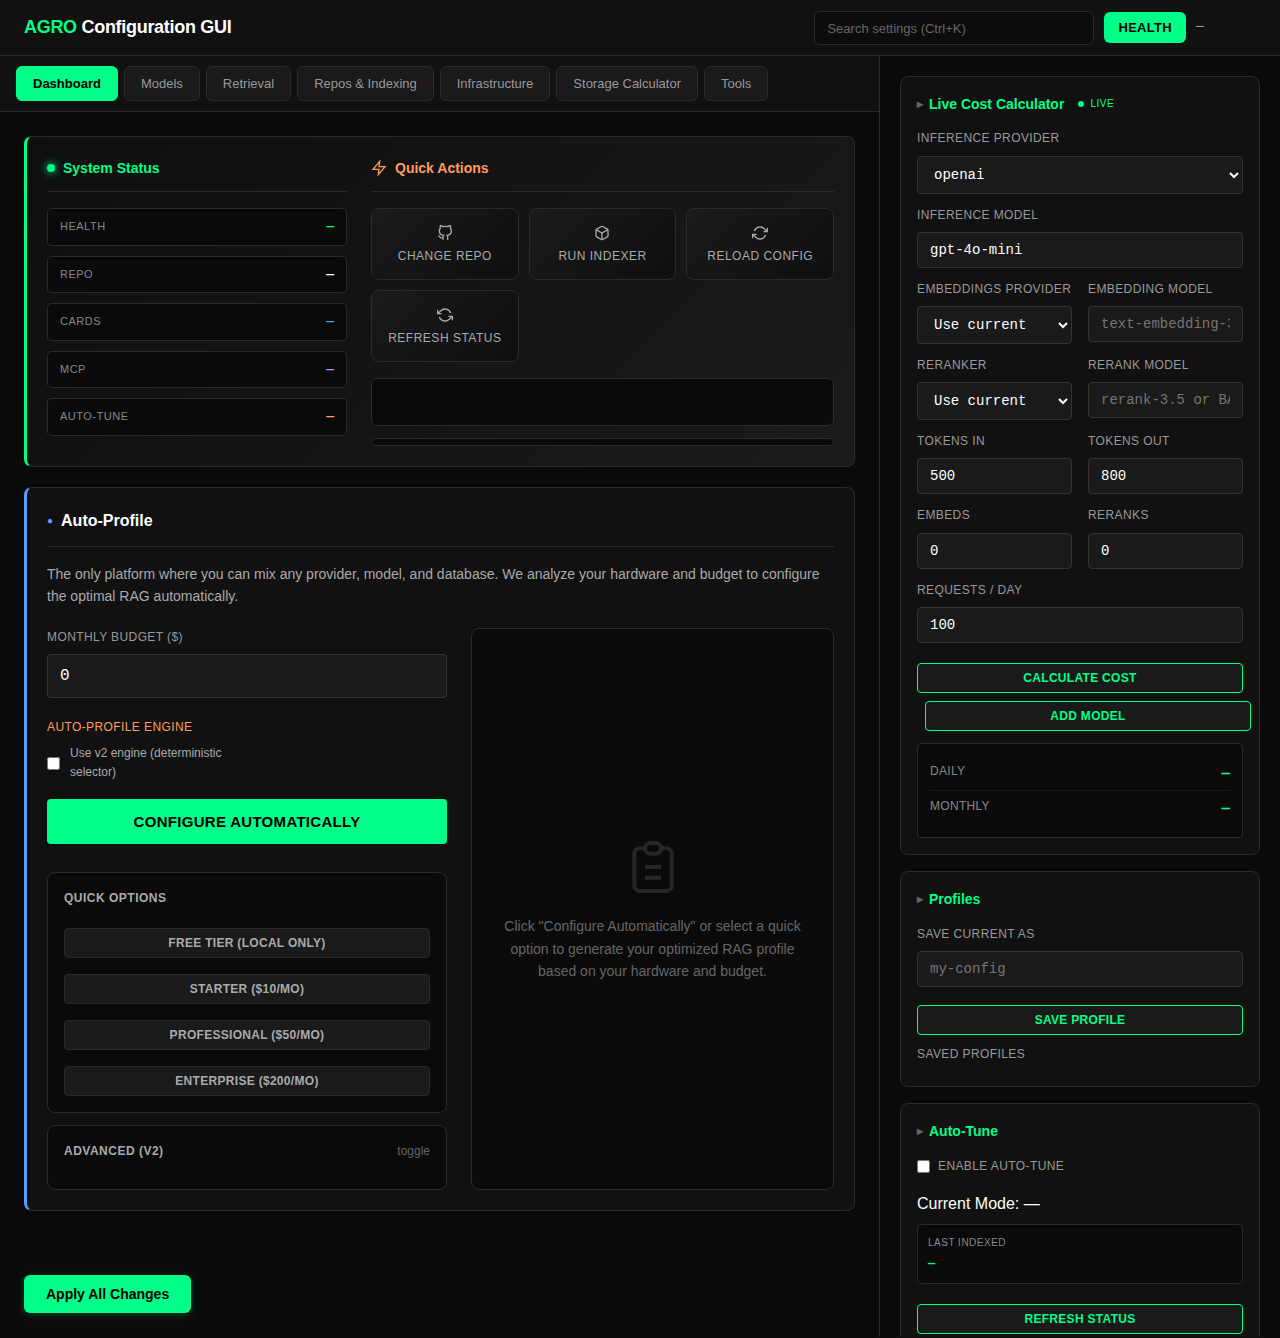
<file: gui/index.html>
<!DOCTYPE html>
<html lang="en">
<head>
    <meta charset="UTF-8">
    <meta name="viewport" content="width=device-width, initial-scale=1.0">
    <title>AGRO — Local Configuration GUI</title>
    <style>
        * {
            margin: 0;
            padding: 0;
            box-sizing: border-box;
        }

        body {
            font-family: 'Inter', -apple-system, BlinkMacSystemFont, 'Segoe UI', Roboto, sans-serif;
            background: #0a0a0a;
            color: #ffffff;
            line-height: 1.6;
        }

        .topbar {
            background: #111111;
            border-bottom: 1px solid #2a2a2a;
            padding: 14px 24px;
            display: flex;
            justify-content: space-between;
            align-items: center;
            height: 56px;
        }

        .topbar h1 {
            font-size: 18px;
            font-weight: 600;
            letter-spacing: -0.3px;
        }

        .topbar .brand {
            font-weight: 700;
            color: #00ff88;
        }

        .top-actions {
            display: flex;
            gap: 10px;
            align-items: center;
        }

        .top-actions button {
            background: #00ff88;
            color: #000;
            border: none;
            padding: 8px 14px;
            border-radius: 6px;
            cursor: pointer;
            font-weight: 600;
            font-size: 13px;
            text-transform: uppercase;
            letter-spacing: 0.3px;
            transition: all 0.2s;
        }

        .top-actions button:hover {
            background: #00dd77;
        }

        #health-status {
            color: #999;
            font-size: 13px;
            font-family: 'SF Mono', monospace;
            min-width: 60px;
        }

        #global-search {
            width: 280px;
            height: 34px;
            background: #0c0c0c;
            color: #ddd;
            border: 1px solid #2a2a2a;
            padding: 0 12px;
            border-radius: 6px;
            font-size: 14px;
            font-family: inherit;
            transition: all 0.2s;
        }

        #global-search:focus {
            outline: none;
            border-color: #00ff88;
            background: #111;
        }

        #global-search::placeholder {
            color: #666;
            font-size: 13px;
        }

        #search-results {
            position: absolute;
            top: 42px;
            right: 80px;
            width: 320px;
            max-height: 280px;
            overflow: auto;
            background: #0e0e0e;
            border: 1px solid #333;
            border-radius: 8px;
            box-shadow: 0 8px 24px rgba(0, 0, 0, 0.5);
            display: none;
            z-index: 1000;
        }

        #search-results .item {
            padding: 10px 12px;
            cursor: pointer;
            border-bottom: 1px solid #1a1a1a;
            color: #bbb;
            font-size: 13px;
            transition: all 0.1s;
        }

        #search-results .item:last-child {
            border-bottom: none;
        }

        #search-results .item:hover,
        #search-results .item.active {
            background: #1a1a1a;
            color: #fff;
        }

        mark.hl {
            background: #00ff88;
            color: #000;
            padding: 1px 3px;
            border-radius: 2px;
        }

        .search-hit {
            outline: 2px solid #00ff88;
            outline-offset: 2px;
            border-radius: 4px;
            transition: outline 120ms ease;
        }

        .layout {
            display: grid;
            grid-template-columns: 1fr 400px;
            height: calc(100vh - 65px);
        }

        .content {
            display: flex;
            flex-direction: column;
            border-right: 1px solid #2a2a2a;
            overflow: visible;
        }

        .tab-bar {
            background: #111111;
            padding: 10px 16px;
            border-bottom: 1px solid #2a2a2a;
            display: flex;
            gap: 6px;
            overflow-x: auto;
        }

        .tab-bar::-webkit-scrollbar {
            height: 4px;
        }

        .tab-bar::-webkit-scrollbar-thumb {
            background: #444;
            border-radius: 2px;
        }

        .tab-bar button {
            background: #1a1a1a;
            color: #999;
            border: 1px solid #2a2a2a;
            padding: 9px 16px;
            border-radius: 6px;
            cursor: pointer;
            font-size: 13px;
            font-weight: 500;
            white-space: nowrap;
            transition: all 0.15s;
        }

        .tab-bar button:hover {
            background: #222;
            color: #fff;
            border-color: #333;
        }

        .tab-bar button.active {
            background: #00ff88;
            color: #000;
            border-color: #00ff88;
            font-weight: 600;
        }

        .tab-content {
            display: none;
            padding: 24px;
            overflow-y: visible;
            flex: 1;
        }

        .tab-content.active {
            display: block;
        }

        #calc-frame {
            width: 100%;
            height: 100%;
            border: none;
            background: #0a0a0a;
        }

        .settings-section {
            background: #111111;
            border: 1px solid #2a2a2a;
            border-radius: 8px;
            padding: 20px;
            margin-bottom: 20px;
        }

        .settings-section h3 {
            font-size: 16px;
            font-weight: 600;
            margin-bottom: 16px;
            padding-bottom: 12px;
            border-bottom: 1px solid #2a2a2a;
            color: #fff;
            display: flex;
            align-items: center;
            gap: 8px;
        }

        .settings-section h3 span {
            font-size: 10px;
        }

        .settings-section p.small {
            margin-bottom: 14px;
            line-height: 1.5;
        }

        .input-row {
            display: grid;
            grid-template-columns: 1fr 1fr;
            gap: 16px;
            margin-bottom: 16px;
        }

        .input-group {
            display: flex;
            flex-direction: column;
            min-width: 0; /* prevent grid overflow in narrow sidepanel */
        }

        .input-group.full-width {
            grid-column: span 2;
        }

        label {
            font-size: 12px;
            color: #999;
            text-transform: uppercase;
            letter-spacing: 0.4px;
            margin-bottom: 7px;
            font-weight: 500;
        }

        input, select, textarea {
            background: #1a1a1a;
            border: 1px solid #333;
            color: #fff;
            padding: 9px 12px;
            border-radius: 4px;
            font-size: 14px;
            font-family: 'SF Mono', 'Monaco', monospace;
            transition: all 0.2s;
        }

        input[type="number"], input[type="text"]:not([list]) {
            max-width: 100%;
        }

        input:focus, select:focus, textarea:focus {
            outline: none;
            border-color: #00ff88;
            background: #1f1f1f;
        }

        textarea {
            resize: vertical;
            min-height: 80px;
            font-size: 13px;
            line-height: 1.5;
        }

        .action-buttons {
            display: flex;
            gap: 12px;
            margin-top: 20px;
        }

        .action-buttons button {
            background: #00ff88;
            color: #000;
            border: none;
            padding: 11px 22px;
            border-radius: 6px;
            cursor: pointer;
            font-weight: 600;
            font-size: 14px;
            transition: all 0.15s;
            box-shadow: 0 2px 8px rgba(0, 255, 136, 0.2);
        }

        .action-buttons button:hover {
            background: #00dd77;
            box-shadow: 0 4px 12px rgba(0, 255, 136, 0.3);
            transform: translateY(-1px);
        }

        .action-buttons button:active {
            transform: translateY(0);
        }

        .sidepanel {
            background: #0a0a0a;
            padding: 20px;
            overflow-y: auto;
        }

        /* Ensure sidepanel two-column rows never overflow */
        .sidepanel .input-row { grid-template-columns: 1fr 1fr; }
        .sidepanel .input-group input,
        .sidepanel .input-group select,
        .sidepanel .input-group textarea { width: 100%; min-width: 0; }

        .sidepanel-section {
            background: #111111;
            border: 1px solid #2a2a2a;
            border-radius: 8px;
            padding: 16px;
            margin-bottom: 16px;
        }

        .sidepanel-section h4 {
            font-size: 14px;
            font-weight: 600;
            margin-bottom: 14px;
            color: #00ff88;
            display: flex;
            align-items: center;
            gap: 6px;
        }

        .sidepanel-section h4::before {
            content: '▸';
            font-size: 12px;
            color: #666;
        }

        .cost-results {
            background: #0a0a0a;
            border: 1px solid #2a2a2a;
            border-radius: 4px;
            padding: 12px;
            margin-top: 12px;
        }

        .cost-results .result-item {
            display: flex;
            justify-content: space-between;
            padding: 6px 0;
            border-bottom: 1px solid #1a1a1a;
        }

        .cost-results .result-item:last-child {
            border-bottom: none;
        }

        .result-label {
            font-size: 12px;
            color: #888;
            text-transform: uppercase;
            letter-spacing: 0.3px;
        }

        .result-value {
            font-size: 14px;
            color: #00ff88;
            font-weight: 600;
            font-family: 'SF Mono', monospace;
        }

        .progress {
            position: relative;
            overflow: hidden;
        }

        .progress div {
            box-shadow: 0 0 10px rgba(255, 155, 94, 0.3);
        }

        .dropzone {
            border: 2px dashed #00ff88;
            padding: 24px;
            border-radius: 8px;
            text-align: center;
            cursor: pointer;
            transition: all 0.2s;
            font-size: 13px;
            color: #999;
            line-height: 1.6;
        }

        .dropzone:hover {
            background: #0f0f0f;
            color: #00ff88;
            border-color: #00dd77;
        }

        .dropzone:active {
            background: #111;
        }

        .mono {
            font-family: 'SF Mono', 'Monaco', monospace;
            font-size: 13px;
            color: #aaa;
            line-height: 1.5;
        }

        .result-display {
            background: #0f0f0f;
            border: 1px solid #2a2a2a;
            border-radius: 6px;
            padding: 14px;
            margin-top: 12px;
            font-family: 'SF Mono', monospace;
            font-size: 13px;
            line-height: 1.6;
            color: #ddd;
            white-space: pre-wrap;
            word-wrap: break-word;
            max-height: none;
        }

        .result-display .key {
            color: #7db3ff;
            font-weight: 600;
        }

        .result-display .value {
            color: #fff;
        }

        .result-display .section {
            margin-bottom: 10px;
            padding-bottom: 10px;
            border-bottom: 1px solid #1a1a1a;
        }

        .result-display .section:last-child {
            border-bottom: none;
            margin-bottom: 0;
        }

        .small-button {
            background: #1a1a1a;
            color: #00ff88;
            border: 1px solid #00ff88;
            padding: 7px 12px;
            border-radius: 4px;
            cursor: pointer;
            font-size: 12px;
            font-weight: 600;
            text-transform: uppercase;
            letter-spacing: 0.3px;
            transition: all 0.2s;
            width: 100%;
            margin-top: 8px;
        }

        .small-button:hover {
            background: #00ff88;
            color: #000;
        }

        /* Tooltips (inline to guarantee availability) */
        .tooltip-wrap { position: relative; display: inline-block; }
        .help-icon {
            display: inline-flex; align-items: center; justify-content: center;
            width: 14px; height: 14px; margin-left: 6px; border-radius: 50%;
            background: #333; color: #9ad1ff; font-size: 10px; line-height: 14px;
            cursor: help; border: 1px solid #444; user-select: none; font-weight: 700;
        }
        .help-icon:hover { background: #00ff88; color: #000; border-color: #00ff88; }
        .tooltip-bubble {
            position: absolute; z-index: 1000; top: 22px; left: 0; min-width: 260px; max-width: 460px;
            padding: 8px 12px; background: #0b0b0b; color: #ddd; border: 1px solid #2a2a2a; border-radius: 6px;
            font-size: 12px; line-height: 1.45; box-shadow: 0 6px 18px rgba(0,0,0,0.45);
            display: none;
        }
        .tooltip-bubble .tt-title { font-weight: 700; color: #fff; display:block; margin-bottom: 6px; }
        .tooltip-bubble .tt-links { margin-top: 8px; opacity: 0.9; }
        .tooltip-bubble .tt-links a { color: #5b9dff; text-decoration: none; margin-right: 10px; }
        .tooltip-bubble .tt-links a:hover { text-decoration: underline; }
        .tooltip-visible { display: block !important; }
        .tooltip-bubble .tt-badges { margin: 6px 0 4px 0; display:flex; gap:6px; flex-wrap:wrap; }
        .tooltip-bubble .tt-badge { font-size: 10px; text-transform: uppercase; letter-spacing: .4px; padding: 2px 6px; border-radius: 4px; border: 1px solid #333; color: #ccc; background: #121212; }
        .tooltip-bubble .tt-badge.warn { color: #ffcf66; border-color: #654; background: #201a0e; }
        .tooltip-bubble .tt-badge.info { color: #7db3ff; border-color: #234; background: #0f141e; }
        .tooltip-bubble .tt-badge.reindex { color: #ff9b5e; border-color: #633; background: #1f130e; }

        /* Keyword Manager - Custom select styling */
        select[id^="kw-all-"],
        select[id^="kw-repo-"] {
            background: #0e0e0e;
            border: 1px solid #2a2a2a;
            border-radius: 6px;
            padding: 8px;
            font-size: 13px;
            color: #ddd;
            font-family: 'SF Mono', 'Monaco', monospace;
            scrollbar-width: thin;
            scrollbar-color: #333 #0e0e0e;
        }

        select[id^="kw-all-"]::-webkit-scrollbar,
        select[id^="kw-repo-"]::-webkit-scrollbar {
            width: 8px;
        }

        select[id^="kw-all-"]::-webkit-scrollbar-track,
        select[id^="kw-repo-"]::-webkit-scrollbar-track {
            background: #0e0e0e;
            border-radius: 4px;
        }

        select[id^="kw-all-"]::-webkit-scrollbar-thumb,
        select[id^="kw-repo-"]::-webkit-scrollbar-thumb {
            background: #333;
            border-radius: 4px;
            border: 2px solid #0e0e0e;
        }

        select[id^="kw-all-"]::-webkit-scrollbar-thumb:hover,
        select[id^="kw-repo-"]::-webkit-scrollbar-thumb:hover {
            background: #444;
        }

        select[id^="kw-all-"] option,
        select[id^="kw-repo-"] option {
            padding: 6px 8px;
            background: #0e0e0e;
            color: #ddd;
        }

        select[id^="kw-all-"] option:checked,
        select[id^="kw-repo-"] option:checked {
            background: #00ff88;
            color: #000;
            font-weight: 600;
        }

        select[id^="kw-all-"]:focus,
        select[id^="kw-repo-"]:focus {
            outline: none;
            border-color: #00ff88;
            box-shadow: 0 0 0 2px rgba(0, 255, 136, 0.1);
        }
    </style>
    <link rel="stylesheet" href="/gui/css/storage-calculator.css">
    <style>
        .dash-two {
            display: grid;
            grid-template-columns: 1fr 1fr;
            gap: 20px;
            margin-top: 20px;
        }

        /* Color accents for different types of info */
        .accent-blue { color: #5b9dff; }
        .accent-purple { color: #b794f6; }
        .accent-orange { color: #ff9b5e; }
        .accent-cyan { color: #4ecdc4; }
        .accent-pink { color: #ff7eb6; }

        .settings-section.wizard {
            border-left: 3px solid #5b9dff;
        }

        .settings-section.cost {
            border-left: 3px solid #b794f6;
        }

        .settings-section.indexing {
            border-left: 3px solid #ff9b5e;
        }

        .settings-section.overview {
            border-left: 3px solid #4ecdc4;
        }

        /* Live indicator animation */
        @keyframes blink {
            0%, 100% {
                opacity: 1;
                box-shadow: 0 0 6px #00ff88;
            }
            50% {
                opacity: 0.3;
                box-shadow: 0 0 0 #00ff88;
            }
        }

        @media (max-width: 1200px) {
            .layout {
                grid-template-columns: 1fr;
            }
            .sidepanel {
                border-top: 1px solid #2a2a2a;
            }
            .dash-two {
                grid-template-columns: 1fr;
            }
        }

        /* Action Button Styles */
        .action-btn {
            display: flex;
            flex-direction: column;
            align-items: center;
            justify-content: center;
            gap: 8px;
            padding: 16px 12px;
            background: linear-gradient(135deg, #1a1a1a 0%, #0f0f0f 100%);
            border: 1px solid #2a2a2a;
            border-radius: 8px;
            color: #aaa;
            cursor: pointer;
            transition: all 0.2s cubic-bezier(0.4, 0, 0.2, 1);
            font-size: 12px;
            font-weight: 500;
            text-transform: uppercase;
            letter-spacing: 0.5px;
            position: relative;
            overflow: hidden;
        }

        .action-btn:before {
            content: '';
            position: absolute;
            top: 50%;
            left: 50%;
            width: 0;
            height: 0;
            border-radius: 50%;
            background: rgba(0, 255, 136, 0.3);
            transform: translate(-50%, -50%);
            transition: width 0.6s, height 0.6s;
        }

        .action-btn:hover {
            background: linear-gradient(135deg, #1f1f1f 0%, #151515 100%);
            border-color: #00ff88;
            color: #00ff88;
            transform: translateY(-2px);
            box-shadow: 0 4px 12px rgba(0, 255, 136, 0.2);
        }

        .action-btn:active {
            transform: translateY(0) scale(0.98);
            box-shadow: 0 2px 6px rgba(0, 255, 136, 0.3);
        }

        .action-btn:active:before {
            width: 300px;
            height: 300px;
        }

        .action-btn svg {
            transition: all 0.2s;
        }

        .action-btn:hover svg {
            stroke: #00ff88;
            filter: drop-shadow(0 0 4px rgba(0, 255, 136, 0.5));
        }

        .action-btn.loading {
            pointer-events: none;
            opacity: 0.6;
        }

        .action-btn.loading svg {
            animation: spin 1s linear infinite;
        }

        .action-btn.success {
            background: linear-gradient(135deg, #003311 0%, #002208 100%);
            border-color: #00ff88;
            color: #00ff88;
        }

        .action-btn.success svg {
            stroke: #00ff88;
        }

        .action-btn.error {
            background: linear-gradient(135deg, #331a00 0%, #221100 100%);
            border-color: #ff6b6b;
            color: #ff6b6b;
        }

        .action-btn.error svg {
            stroke: #ff6b6b;
        }

        @keyframes spin {
            from { transform: rotate(0deg); }
            to { transform: rotate(360deg); }
        }

        @keyframes pulse {
            0%, 100% { opacity: 1; }
            50% { opacity: 0.5; }
        }
    </style>
</head>
<body>
    <div class="topbar">
        <h1><span class="brand">AGRO</span> Configuration GUI</h1>
        <div class="top-actions">
            <input id="global-search" type="search" placeholder="Search settings (Ctrl+K)">
            <div id="search-results"></div>
            <button id="btn-health">Health</button>
            <span id="health-status">—</span>
        </div>
    </div>

    <div class="layout">
        <div class="content">
            <div class="tab-bar">
                <button class="active" data-tab="dashboard">Dashboard</button>
                <button data-tab="models">Models</button>
                <button data-tab="retrieval">Retrieval</button>
                <button data-tab="repos">Repos & Indexing</button>
                <button data-tab="infra">Infrastructure</button>
                <button data-tab="storage">Storage Calculator</button>
                <button data-tab="tools">Tools</button>
            </div>

            <!-- Tab: Dashboard -->
            <div id="tab-dashboard" class="tab-content active">
                <!-- Compact Status + Quick Actions -->
                <div class="settings-section" style="background: linear-gradient(135deg, #0f0f0f 0%, #1a1a1a 100%); border-left: 3px solid #00ff88;">
                    <div style="display: grid; grid-template-columns: 300px 1fr; gap: 24px; align-items: start;">
                        <!-- Left: Status Overview -->
                        <div>
                            <h3 style="font-size: 14px; margin-bottom: 16px; color: #00ff88; display: flex; align-items: center; gap: 8px;">
                                <span style="width: 8px; height: 8px; border-radius: 50%; background: #00ff88; box-shadow: 0 0 8px #00ff88;"></span>
                                System Status
                            </h3>
                            <div style="display: flex; flex-direction: column; gap: 10px;">
                                <div style="display: flex; justify-content: space-between; align-items: center; padding: 8px 12px; background: #0a0a0a; border-radius: 4px; border: 1px solid #2a2a2a;">
                                    <span style="font-size: 11px; color: #888; text-transform: uppercase; letter-spacing: 0.5px;">Health</span>
                                    <span id="dash-health" class="mono" style="color: #00ff88; font-weight: 600;">—</span>
                                </div>
                                <div style="display: flex; justify-content: space-between; align-items: center; padding: 8px 12px; background: #0a0a0a; border-radius: 4px; border: 1px solid #2a2a2a;">
                                    <span style="font-size: 11px; color: #888; text-transform: uppercase; letter-spacing: 0.5px;">Repo</span>
                                    <span id="dash-repo" class="mono" style="color: #fff; font-weight: 600;">—</span>
                                </div>
                                <div style="display: flex; justify-content: space-between; align-items: center; padding: 8px 12px; background: #0a0a0a; border-radius: 4px; border: 1px solid #2a2a2a;">
                                    <span style="font-size: 11px; color: #888; text-transform: uppercase; letter-spacing: 0.5px;">Cards</span>
                                    <span id="dash-cards" class="mono" style="color: #5b9dff; font-weight: 600;">—</span>
                                </div>
                                <div style="display: flex; justify-content: space-between; align-items: center; padding: 8px 12px; background: #0a0a0a; border-radius: 4px; border: 1px solid #2a2a2a;">
                                    <span style="font-size: 11px; color: #888; text-transform: uppercase; letter-spacing: 0.5px;">MCP</span>
                                    <span id="dash-mcp" class="mono" style="color: #b794f6; font-weight: 600;">—</span>
                                </div>
                                <div style="display: flex; justify-content: space-between; align-items: center; padding: 8px 12px; background: #0a0a0a; border-radius: 4px; border: 1px solid #2a2a2a;">
                                    <span style="font-size: 11px; color: #888; text-transform: uppercase; letter-spacing: 0.5px;">Auto-Tune</span>
                                    <span id="dash-autotune" class="mono" style="color: #ff9b5e; font-weight: 600;">—</span>
                                </div>
                            </div>
                        </div>

                        <!-- Right: Quick Actions -->
                        <div>
                            <h3 style="font-size: 14px; margin-bottom: 16px; color: #ff9b5e; display: flex; align-items: center; gap: 8px;">
                                <svg width="16" height="16" viewBox="0 0 24 24" fill="none" stroke="currentColor" stroke-width="2">
                                    <polygon points="13 2 3 14 12 14 11 22 21 10 12 10 13 2"></polygon>
                                </svg>
                                Quick Actions
                            </h3>
                            <div style="display: grid; grid-template-columns: repeat(3, 1fr); gap: 10px; margin-bottom: 16px;">
                                <button class="action-btn" id="dash-change-repo" data-action="change-repo">
                                    <svg width="16" height="16" viewBox="0 0 24 24" fill="none" stroke="currentColor" stroke-width="2">
                                        <path d="M9 19c-5 1.5-5-2.5-7-3m14 6v-3.87a3.37 3.37 0 0 0-.94-2.61c3.14-.35 6.44-1.54 6.44-7A5.44 5.44 0 0 0 20 4.77 5.07 5.07 0 0 0 19.91 1S18.73.65 16 2.48a13.38 13.38 0 0 0-7 0C6.27.65 5.09 1 5.09 1A5.07 5.07 0 0 0 5 4.77a5.44 5.44 0 0 0-1.5 3.78c0 5.42 3.3 6.61 6.44 7A3.37 3.37 0 0 0 9 18.13V22"></path>
                                    </svg>
                                    <span>Change Repo</span>
                                </button>
                                <button class="action-btn" id="dash-index-start" data-action="index">
                                    <svg width="16" height="16" viewBox="0 0 24 24" fill="none" stroke="currentColor" stroke-width="2">
                                        <path d="M21 16V8a2 2 0 0 0-1-1.73l-7-4a2 2 0 0 0-2 0l-7 4A2 2 0 0 0 3 8v8a2 2 0 0 0 1 1.73l7 4a2 2 0 0 0 2 0l7-4A2 2 0 0 0 21 16z"></path>
                                        <polyline points="3.27 6.96 12 12.01 20.73 6.96"></polyline>
                                        <line x1="12" y1="22.08" x2="12" y2="12"></line>
                                    </svg>
                                    <span>Run Indexer</span>
                                </button>
                                <button class="action-btn" id="dash-reload-config" data-action="reload">
                                    <svg width="16" height="16" viewBox="0 0 24 24" fill="none" stroke="currentColor" stroke-width="2">
                                        <polyline points="23 4 23 10 17 10"></polyline>
                                        <polyline points="1 20 1 14 7 14"></polyline>
                                        <path d="M3.51 9a9 9 0 0 1 14.85-3.36L23 10M1 14l4.64 4.36A9 9 0 0 0 20.49 15"></path>
                                    </svg>
                                    <span>Reload Config</span>
                                </button>
                                <button class="action-btn" id="dash-cards-refresh" data-action="refresh">
                                    <svg width="16" height="16" viewBox="0 0 24 24" fill="none" stroke="currentColor" stroke-width="2">
                                        <polyline points="1 4 1 10 7 10"></polyline>
                                        <polyline points="23 20 23 14 17 14"></polyline>
                                        <path d="M20.49 9A9 9 0 0 0 5.64 5.64L1 10m22 4l-4.64 4.36A9 9 0 0 1 3.51 15"></path>
                                    </svg>
                                    <span>Refresh Status</span>
                                </button>
                            </div>

                            <!-- Status Display -->
                            <div id="dash-index-status" style="background: #0a0a0a; border: 1px solid #2a2a2a; border-radius: 6px; padding: 12px; font-family: 'SF Mono', monospace; font-size: 12px; line-height: 1.6; color: #aaa; min-height: 48px;"></div>

                            <!-- Progress Bar -->
                            <div style="margin-top: 12px; background: #0a0a0a; border: 1px solid #2a2a2a; border-radius: 4px; height: 8px; overflow: hidden;">
                                <div id="dash-index-bar" style="height: 100%; width: 0%; background: linear-gradient(90deg, #ff9b5e 0%, #ff6b9d 100%); transition: width 0.3s ease, opacity 0.3s ease; box-shadow: 0 0 10px rgba(255, 155, 94, 0.5);"></div>
                            </div>
                        </div>
                    </div>
                </div>

                <div class="settings-section wizard">
                    <h3><span class="accent-blue">●</span> Auto-Profile</h3>
                    <p class="small" style="margin-bottom:20px; color:#aaa; line-height: 1.6; font-size: 14px;">
                        The only platform where you can mix any provider, model, and database.
                        We analyze your hardware and budget to configure the optimal RAG automatically.
                    </p>

                    <div style="display: grid; grid-template-columns: 400px 1fr; gap: 24px;">
                        <!-- Left: Input Panel -->
                        <div>
                            <div class="input-group" style="margin-bottom: 20px;">
                                <label>Monthly Budget ($)</label>
                                <input type="number" id="budget" value="0" min="0" placeholder="0" style="font-size:16px;padding:12px;">
                            </div>

                            <div class="input-row" style="margin-bottom: 8px;">
                                <div class="input-group">
                                    <label><span style="color:#ff9b5e;">Auto‑Profile Engine</span></label>
                                    <div style="display:flex;align-items:center;gap:10px;">
                                        <input type="checkbox" id="apv2-enabled" style="width:auto;">
                                        <span style="font-size:12px;color:#aaa;">Use v2 engine (deterministic selector)</span>
                                    </div>
                                </div>
                            </div>

                            <button class="small-button" id="btn-wizard-oneclick" style="background:#00ff88;color:#000;border:none;width:100%;padding:14px 20px;font-size:15px;font-weight:700;margin-bottom:16px;">
                                Configure Automatically
                            </button>

                            <div id="scan-out" class="result-display" style="display:none;"></div>

                            <div style="margin-top:12px;background:#0a0a0a;border:1px solid #2a2a2a;border-radius:8px;padding:16px;">
                                <div style="display:flex;align-items:center;justify-content:space-between;margin-bottom:12px;">
                                    <span style="font-size:12px;color:#aaa;text-transform:uppercase;letter-spacing:0.5px;font-weight:600;">Quick Options</span>
                                </div>
                                <div style="display:flex;flex-direction:column;gap:8px;">
                                    <button class="small-button" style="background:#1a1a1a;border:1px solid #2a2a2a;color:#aaa;" onclick="document.getElementById('budget').value=0;document.getElementById('btn-wizard-oneclick').click();">
                                        Free Tier (Local Only)
                                    </button>
                                    <button class="small-button" style="background:#1a1a1a;border:1px solid #2a2a2a;color:#aaa;" onclick="document.getElementById('budget').value=10;document.getElementById('btn-wizard-oneclick').click();">
                                        Starter ($10/mo)
                                    </button>
                                    <button class="small-button" style="background:#1a1a1a;border:1px solid #2a2a2a;color:#aaa;" onclick="document.getElementById('budget').value=50;document.getElementById('btn-wizard-oneclick').click();">
                                        Professional ($50/mo)
                                    </button>
                                    <button class="small-button" style="background:#1a1a1a;border:1px solid #2a2a2a;color:#aaa;" onclick="document.getElementById('budget').value=200;document.getElementById('btn-wizard-oneclick').click();">
                                        Enterprise ($200/mo)
                                    </button>
                                </div>
                            </div>

                            <!-- Advanced (v2) -->
                            <div style="margin-top:12px;background:#0a0a0a;border:1px solid #2a2a2a;border-radius:8px;padding:16px;">
                                <div style="display:flex;align-items:center;justify-content:space-between;margin-bottom:12px;cursor:pointer;" onclick="this.nextElementSibling.style.display = (this.nextElementSibling.style.display==='none'?'block':'none');">
                                    <span style="font-size:12px;color:#aaa;text-transform:uppercase;letter-spacing:0.5px;font-weight:600;">Advanced (v2)</span>
                                    <span style="font-size:12px;color:#666;">toggle</span>
                                </div>
                                <div id="apv2-advanced" style="display:none;">
                                    <div class="input-row">
                                        <div class="input-group">
                                            <label>Objective</label>
                                            <select id="apv2-mode">
                                                <option value="balanced">Balanced</option>
                                                <option value="cost">Cost</option>
                                                <option value="performance">Performance</option>
                                            </select>
                                        </div>
                                        <div class="input-group">
                                            <label>Monthly Budget (override)</label>
                                            <input type="number" id="apv2-budget" placeholder="uses Budget if empty">
                                        </div>
                                    </div>
                                    <div class="input-row">
                                        <div class="input-group full-width">
                                            <label>Providers Allowed</label>
                                            <div style="display:flex;flex-wrap:wrap;gap:10px;">
                                                <label style="font-size:12px;color:#ccc;"><input type="checkbox" value="openai" class="apv2-prov" style="width:auto;"> openai</label>
                                                <label style="font-size:12px;color:#ccc;"><input type="checkbox" value="anthropic" class="apv2-prov" style="width:auto;"> anthropic</label>
                                                <label style="font-size:12px;color:#ccc;"><input type="checkbox" value="google" class="apv2-prov" style="width:auto;"> google</label>
                                                <label style="font-size:12px;color:#ccc;"><input type="checkbox" value="voyage" class="apv2-prov" style="width:auto;"> voyage</label>
                                                <label style="font-size:12px;color:#ccc;"><input type="checkbox" value="cohere" class="apv2-prov" style="width:auto;"> cohere</label>
                                                <label style="font-size:12px;color:#ccc;"><input type="checkbox" value="local" class="apv2-prov" style="width:auto;"> local</label>
                                            </div>
                                        </div>
                                    </div>
                                    <div class="input-row">
                                        <div class="input-group">
                                            <label>Regions Allowed (CSV)</label>
                                            <input type="text" id="apv2-regions" placeholder="us,eu">
                                        </div>
                                        <div class="input-group">
                                            <label>Compliance (CSV)</label>
                                            <input type="text" id="apv2-compliance" placeholder="soc2,hipaa">
                                        </div>
                                    </div>
                                    <div class="input-row">
                                        <div class="input-group">
                                            <label>Requests/Day</label>
                                            <input type="number" id="apv2-rpd" placeholder="e.g. 100">
                                        </div>
                                        <div class="input-group">
                                            <label>Tokens In / Request</label>
                                            <input type="number" id="apv2-tin" placeholder="e.g. 600">
                                        </div>
                                    </div>
                                    <div class="input-row">
                                        <div class="input-group">
                                            <label>Tokens Out / Request</label>
                                            <input type="number" id="apv2-tout" placeholder="e.g. 1200">
                                        </div>
                                        <div class="input-group">
                                            <label>Multi‑Query Rewrites</label>
                                            <input type="number" id="apv2-mq" placeholder="e.g. 4">
                                        </div>
                                    </div>
                                    <div class="input-row">
                                        <div class="input-group">
                                            <label>Embed Tokens / Request</label>
                                            <input type="number" id="apv2-embt" placeholder="optional">
                                        </div>
                                        <div class="input-group">
                                            <label>Rerank Tokens / Request</label>
                                            <input type="number" id="apv2-rrt" placeholder="optional">
                                        </div>
                                    </div>
                                    <div class="input-row">
                                        <div class="input-group">
                                            <label>Latency Target (ms)</label>
                                            <input type="number" id="apv2-latency" placeholder="optional">
                                        </div>
                                        <div class="input-group">
                                            <label>Min Throughput (QPS)</label>
                                            <input type="number" id="apv2-minqps" placeholder="optional">
                                        </div>
                                    </div>
                                    <div class="input-row">
                                        <div class="input-group full-width">
                                            <label>Heuristic Quality Fallback</label>
                                            <div style="display:flex;align-items:center;gap:10px;">
                                                <input type="checkbox" id="apv2-heuristics" style="width:auto;">
                                                <span style="font-size:12px;color:#888;">Use heuristics when prices.json lacks quality_score (advanced)</span>
                                            </div>
                                        </div>
                                    </div>
                                </div>
                            </div>
                        </div>

                        <!-- Right: Results Panel -->
                        <div id="profile-results-panel" style="background:#0a0a0a;border:1px solid #2a2a2a;border-radius:8px;padding:24px;min-height:500px;">
                            <div id="profile-placeholder" style="display:flex;flex-direction:column;align-items:center;justify-content:center;height:100%;color:#666;text-align:center;">
                                <svg width="64" height="64" viewBox="0 0 24 24" fill="none" stroke="currentColor" stroke-width="1.5" style="margin-bottom:16px;opacity:0.3;">
                                    <path d="M9 5H7a2 2 0 00-2 2v12a2 2 0 002 2h10a2 2 0 002-2V7a2 2 0 00-2-2h-2M9 5a2 2 0 002 2h2a2 2 0 002-2M9 5a2 2 0 012-2h2a2 2 0 012 2"/>
                                    <path d="M9 12h6m-6 4h6"/>
                                </svg>
                                <p style="font-size:14px;line-height:1.6;max-width:300px;">
                                    Click "Configure Automatically" or select a quick option to generate your optimized RAG profile based on your hardware and budget.
                                </p>
                            </div>
                            <div id="profile-results-content" style="display:none;"></div>
                        </div>
                    </div>
                </div>
            </div>

            <!-- Tab: Storage Calculator -->
            <div id="tab-storage" class="tab-content">
                <div id="storage-calculator-container"></div>
            </div>

            <div id="tab-tools" class="tab-content">
                <div class="settings-section">
                    <h3>MCP & Channels</h3>
                    <p class="small">Set per‑channel inference models. Provider is inferred from the model name; use base URL and keys from Infrastructure or Models for proxies/local engines.</p>
                    <div class="input-row">
                        <div class="input-group">
                            <label>HTTP Responses Model</label>
                            <input type="text" name="GEN_MODEL_HTTP" placeholder="override HTTP model">
                        </div>
                        <div class="input-group">
                            <label>MCP stdio Model</label>
                            <input type="text" name="GEN_MODEL_MCP" placeholder="override MCP model">
                        </div>
                    </div>
                    <div class="input-row">
                        <div class="input-group">
                            <label>CLI Chat Model</label>
                            <input type="text" name="GEN_MODEL_CLI" placeholder="override CLI model">
                        </div>
                        <div class="input-group">
                            <label>MCP HTTP (host/port/path)</label>
                            <div style="display:flex; gap:8px;">
                                <input type="text" name="MCP_HTTP_HOST" placeholder="0.0.0.0" style="width:40%">
                                <input type="number" name="MCP_HTTP_PORT" placeholder="8013" style="width:30%">
                                <input type="text" name="MCP_HTTP_PATH" placeholder="/mcp" style="width:30%">
                            </div>
                        </div>
                    </div>
                </div>
                <div class="settings-section">
                    <h3>Git Hooks (Auto-Index)</h3>
                    <p class="small">Install local git hooks to auto-run BM25 indexing on branch changes and commits. Enable it with <code>AUTO_INDEX=1</code>.</p>
                    <div class="input-row">
                        <div class="input-group">
                            <label>Install Hooks</label>
                            <button class="small-button" id="btn-install-hooks">Install</button>
                        </div>
                        <div class="input-group">
                            <label>Status</label>
                            <div id="hooks-status" class="mono">—</div>
                        </div>
                    </div>
                    <div class="input-row">
                        <div class="input-group full-width">
                            <label>Enable</label>
                            <input type="text" readonly value="export AUTO_INDEX=1" onclick="this.select();document.execCommand('copy');" />
                        </div>
                    </div>
                </div>
            </div>

            <!-- Tab: Generation -->
            <div id="tab-generation" class="tab-content">
                <div class="settings-section">
                    <h3>Generation Models</h3>
                    <button class="small-button" id="btn-add-gen-model" style="margin-bottom:12px;">Add Model</button>
                    <div class="input-row">
                        <div class="input-group">
                            <label>Primary Model (GEN_MODEL)</label>
                            <input type="text" name="GEN_MODEL" placeholder="gpt-4o-mini or qwen3-coder:30b" list="gen-model-list">
                            <datalist id="gen-model-list"></datalist>
                        </div>
                        <div class="input-group">
                            <label>OpenAI API Key</label>
                            <input type="password" name="OPENAI_API_KEY">
                        </div>
                    </div>
                    <div class="input-row">
                        <div class="input-group">
                            <label>Enrich Model (ENRICH_MODEL)</label>
                            <input type="text" name="ENRICH_MODEL" placeholder="gpt-4o-mini">
                        </div>
                        <div class="input-group">
                            <label>Enrich Model (Ollama)</label>
                            <input type="text" name="ENRICH_MODEL_OLLAMA" placeholder="qwen3-coder:30b">
                        </div>
                    </div>
                    <div class="input-row">
                        <div class="input-group">
                            <label>Anthropic API Key</label>
                            <input type="password" name="ANTHROPIC_API_KEY">
                        </div>
                        <div class="input-group">
                            <label>Google API Key</label>
                            <input type="password" name="GOOGLE_API_KEY">
                        </div>
                    </div>
                    <div class="input-row">
                        <div class="input-group">
                            <label>Ollama URL</label>
                            <input type="text" name="OLLAMA_URL" placeholder="http://127.0.0.1:11434">
                        </div>
                        <div class="input-group">
                            <label>OpenAI Base URL (optional)</label>
                            <input type="text" name="OPENAI_BASE_URL" placeholder="For vLLM proxy">
                        </div>
                    </div>
                    <div class="input-row">
                        <div class="input-group">
                            <label>HTTP Override Model</label>
                            <input type="text" name="GEN_MODEL_HTTP">
                        </div>
                        <div class="input-group">
                            <label>MCP Override Model</label>
                            <input type="text" name="GEN_MODEL_MCP">
                        </div>
                    </div>
                    <div class="input-row">
                        <div class="input-group">
                            <label>CLI Override Model</label>
                            <input type="text" name="GEN_MODEL_CLI">
                        </div>
                        <div class="input-group">
                            <label>Enrich Backend</label>
                            <select name="ENRICH_BACKEND">
                                <option value="">Default</option>
                                <option value="mlx">MLX (Apple)</option>
                                <option value="ollama">Ollama</option>
                            </select>
                        </div>
                    </div>
                </div>
            </div>

            <!-- Tab: Embeddings -->
            <div id="tab-embeddings" class="tab-content">
                <div class="settings-section">
                    <h3>Embedding Configuration</h3>
                    <p class="small">Embeddings map text to vectors for dense retrieval. Choose a provider/model and dimensions where relevant.</p>
                    <button class="small-button" id="btn-add-embed-model" style="margin-bottom:12px;">Add Embedding Model</button>
                    <div class="input-row">
                        <div class="input-group">
                            <label>Embedding Provider</label>
                            <select name="EMBEDDING_TYPE">
                                <option value="openai">OpenAI</option>
                                <option value="local">Local</option>
                                <option value="voyage">Voyage</option>
                                <option value="mxbai">MXBAI</option>
                            </select>
                        </div>
                        <div class="input-group">
                            <label>Voyage API Key</label>
                            <input type="password" name="VOYAGE_API_KEY">
                        </div>
                    </div>
                    <div class="input-row">
                        <div class="input-group">
                            <label>Voyage Embed Dimension</label>
                            <input type="number" name="VOYAGE_EMBED_DIM" value="512">
                        </div>
                        <div class="input-group">
                            <label>MXBAI Dimension</label>
                            <input type="number" name="EMBEDDING_DIM" value="512">
                        </div>
                    </div>
                    <div class="input-row">
                        <div class="input-group">
                            <label>Skip Dense Indexing</label>
                            <select name="SKIP_DENSE">
                                <option value="0">No</option>
                                <option value="1">Yes</option>
                            </select>
                        </div>
                        <div class="input-group">
                            <label>Enrich Code Chunks</label>
                            <select name="ENRICH_CODE_CHUNKS">
                                <option value="false">No</option>
                                <option value="true">Yes</option>
                            </select>
                        </div>
                    </div>
                </div>
            </div>

            <!-- Tab: Reranking -->
            <div id="tab-reranking" class="tab-content">
                <div class="settings-section">
                    <h3>Reranking Configuration</h3>
                    <p class="small">Reranking reorders retrieved chunks by relevance using a cross‑encoder (Cohere/local/HF). Improves precision/confidence.</p>
                    <button class="small-button" id="btn-add-rerank-model" style="margin-bottom:12px;">Add Rerank Model</button>
                    <div class="input-row">
                        <div class="input-group">
                            <label>Rerank Backend</label>
                            <select name="RERANK_BACKEND">
                                <option value="local">Local</option>
                                <option value="cohere">Cohere</option>
                                <option value="hf">Hugging Face</option>
                                <option value="none">None</option>
                            </select>
                        </div>
                        <div class="input-group">
                            <label>Local Reranker Model</label>
                            <input type="text" name="RERANKER_MODEL" placeholder="BAAI/bge-reranker-v2-m3" list="rerank-model-list">
                            <datalist id="rerank-model-list"></datalist>
                        </div>
                    </div>
                    <div class="input-row">
                        <div class="input-group">
                            <label>Cohere API Key</label>
                            <input type="password" name="COHERE_API_KEY">
                        </div>
                        <div class="input-group">
                            <label>Cohere Rerank Model</label>
                            <input type="text" name="COHERE_RERANK_MODEL" placeholder="rerank-3.5">
                        </div>
                    </div>
                    <div class="input-row">
                        <div class="input-group">
                            <label>HF Trust Remote Code</label>
                            <select name="TRANSFORMERS_TRUST_REMOTE_CODE">
                                <option value="1">On</option>
                                <option value="0">Off</option>
                            </select>
                        </div>
                    </div>
                </div>
            </div>

            <!-- Tab: Retrieval -->
            <div id="tab-retrieval" class="tab-content">
                <div class="settings-section">
                    <h3>Retrieval Parameters</h3>
                    <p class="small">Hybrid search fuses sparse (BM25) + dense (vectors). These knobs tune candidate counts and hydration behavior.</p>
                    <div class="input-row">
                        <div class="input-group">
                            <label>Multi-Query Rewrites</label>
                            <input type="number" name="MQ_REWRITES" value="2" min="1">
                        </div>
                        <div class="input-group">
                            <label>Final K</label>
                            <input type="number" name="FINAL_K" value="10" min="1">
                        </div>
                    </div>
                    <div class="input-row">
                        <div class="input-group">
                            <label>Top-K Dense (Qdrant)</label>
                            <input type="number" name="TOPK_DENSE" value="75" min="1">
                        </div>
                        <div class="input-group">
                            <label>Top-K Sparse (BM25)</label>
                            <input type="number" name="TOPK_SPARSE" value="75" min="1">
                        </div>
                    </div>
                    <div class="input-row">
                        <div class="input-group">
                            <label>Hydration Mode</label>
                            <select name="HYDRATION_MODE">
                                <option value="lazy">Lazy</option>
                                <option value="none">None</option>
                            </select>
                        </div>
                        <div class="input-group">
                            <label>Hydration Max Chars</label>
                            <input type="number" name="HYDRATION_MAX_CHARS" value="2000">
                        </div>
                    </div>
                    <div class="input-row">
                        <div class="input-group">
                            <label>Vendor Mode</label>
                            <select name="VENDOR_MODE">
                                <option value="prefer_first_party">Prefer First Party</option>
                                <option value="prefer_vendor">Prefer Vendor</option>
                            </select>
                        </div>
                        <div class="input-group">
                            <label>agro Path Boosts (CSV)</label>
                            <input type="text" name="agro_PATH_BOOSTS" placeholder="app/,lib/,config/">
                        </div>
                    </div>
                    <div class="input-row">
                        <div class="input-group">
                            <label>Cards Max</label>
                            <input type="number" name="CARDS_MAX" value="0" min="0">
                        </div>
                    </div>
                </div>
            </div>

            <!-- Tab: Confidence -->
            <div id="tab-confidence" class="tab-content">
                <div class="settings-section">
                    <h3>Confidence Gating</h3>
                    <div class="input-row">
                        <div class="input-group">
                            <label>Confidence Top-1 Threshold</label>
                            <input type="number" name="CONF_TOP1" value="0.62" step="0.01" min="0" max="1">
                        </div>
                        <div class="input-group">
                            <label>Confidence Avg-5 Threshold</label>
                            <input type="number" name="CONF_AVG5" value="0.55" step="0.01" min="0" max="1">
                        </div>
                    </div>
                    <div class="input-row">
                        <div class="input-group">
                            <label>Confidence Any Threshold</label>
                            <input type="number" name="CONF_ANY" value="0.55" step="0.01" min="0" max="1">
                        </div>
                    </div>
                </div>
            </div>

            <!-- Tab: Infrastructure -->
            <div id="tab-infra" class="tab-content">
                <div class="settings-section">
                    <h3>Infrastructure</h3>
                    <div class="input-row">
                        <div class="input-group">
                            <label>Qdrant URL</label>
                            <input type="text" name="QDRANT_URL" value="http://127.0.0.1:6333">
                        </div>
                        <div class="input-group">
                            <label>Redis URL</label>
                            <input type="text" name="REDIS_URL" value="redis://127.0.0.1:6379/0">
                        </div>
                    </div>
                    <div class="input-row">
                        <div class="input-group">
                            <label>Repo Root</label>
                            <input type="text" name="REPO_ROOT" placeholder="Override project root (optional)">
                        </div>
                        <div class="input-group">
                            <label>Files Root</label>
                            <input type="text" name="FILES_ROOT" placeholder="/files mount root (optional)">
                        </div>
                    </div>
                    <div class="input-row">
                        <div class="input-group">
                            <label>Active Repository</label>
                            <select name="REPO" id="repo-select"></select>
                        </div>
                        <div class="input-group">
                            <label>Collection Suffix</label>
                            <input type="text" name="COLLECTION_SUFFIX" placeholder="default">
                        </div>
                    </div>
                    <div class="input-row">
                        <div class="input-group">
                            <label>Collection Name</label>
                            <input type="text" name="COLLECTION_NAME" placeholder="code_chunks_{REPO}">
                        </div>
                        <div class="input-group">
                            <label>Repo Path (fallback)</label>
                            <input type="text" name="REPO_PATH" placeholder="/path/to/repo">
                        </div>
                    </div>
                    <div class="input-row">
                        <div class="input-group">
                            <label>GUI Directory</label>
                            <input type="text" name="GUI_DIR" placeholder="./gui">
                        </div>
                        <div class="input-group">
                            <label>Docs Directory</label>
                            <input type="text" name="DOCS_DIR" placeholder="./docs">
                        </div>
                    </div>
                    <div class="input-row">
                        <div class="input-group">
                            <label>Data Directory</label>
                            <input type="text" name="DATA_DIR" placeholder="./data">
                        </div>
                        <div class="input-group">
                        </div>
                    </div>
                    <div class="input-row">
                        <div class="input-group">
                            <label>Repos File</label>
                            <input type="text" name="REPOS_FILE" value="./repos.json">
                        </div>
                        <div class="input-group">
                            <label>Out Dir Base</label>
                            <input type="text" name="OUT_DIR_BASE" placeholder="./out.noindex or ./out">
                        </div>
                    </div>
                    <div class="input-row">
                        <div class="input-group">
                            <label>RAG Out Base</label>
                            <input type="text" name="RAG_OUT_BASE" placeholder="Override for OUT_DIR_BASE">
                        </div>
                        <div class="input-group">
                            <label>MCP HTTP Host</label>
                            <input type="text" name="MCP_HTTP_HOST" value="0.0.0.0">
                        </div>
                    </div>
                    <div class="input-row">
                        <div class="input-group">
                            <label>MCP HTTP Port</label>
                            <input type="number" name="MCP_HTTP_PORT" value="8013">
                        </div>
                        <div class="input-group">
                            <label>MCP HTTP Path</label>
                            <input type="text" name="MCP_HTTP_PATH" value="/mcp">
                        </div>
                    </div>
                </div>
            </div>

            <!-- Tab: Repositories -->
            <div id="tab-repos" class="tab-content">
                <div class="settings-section">
                    <div style="display:flex;justify-content:space-between;align-items:center;margin-bottom:20px;gap:12px;flex-wrap:wrap;">
                        <h3 style="margin:0;">Repository Configuration</h3>
                        <div style="display:flex;align-items:center;gap:10px;">
                            <label style="font-size:12px;color:#aaa;">Keywords Backend</label>
                            <select id="kw-gen-mode" style="height:32px;">
                                <option value="heuristic">Heuristic</option>
                                <option value="llm">LLM</option>
                            </select>
                            <div class="input-group" style="margin:0;">
                                <label style="font-size:12px;">Max Files</label>
                                <input type="number" name="KEYWORDS_MAX_FILES" value="60" style="width:90px;">
                            </div>
                            <button id="btn-generate-keywords" class="action-button" style="background:#b794f6;padding:10px 18px;font-size:13px;">
                                <span style="margin-right:6px;">✨</span>Generate Keywords
                            </button>
                        </div>
                    </div>
                    <div id="repos-section"></div>
                </div>
            </div>

            <!-- Tab: Indexing -->
            <div id="tab-indexing" class="tab-content">
                <div class="settings-section">
                    <h3>Indexing Configuration</h3>
                    <p class="mono" style="color: #888; margin-bottom: 16px;">
                        Most indexing settings are constants in code. Rebuild indices after changing repository paths or sources.
                    </p>
                    <div class="input-row">
                        <div class="input-group">
                            <label>Run Indexer for Repo</label>
                            <button class="small-button" id="btn-index-start">Index Server</button>
                        </div>
                        <div class="input-group">
                            <label>Cards</label>
                            <div style="display:flex; gap:8px;">
                                <button class="small-button" id="btn-cards-build">Build Cards</button>
                                <button class="small-button" id="btn-cards-refresh">Refresh</button>
                            </div>
                        </div>
                    </div>
                    <div id="index-status" class="result-display" style="min-height: 80px;"></div>
                    <div class="progress" style="margin-top:12px; background:#111; border:1px solid #2a2a2a; border-radius:4px; height:12px;">
                        <div id="index-bar" style="height:100%; width:0%; background:#ff9b5e; transition: width 0.3s ease;"></div>
                    </div>
                </div>
            </div>

            <!-- Tab: Evaluation -->
            <div id="tab-eval" class="tab-content">
                <div class="settings-section">
                    <h3>Evaluation Configuration</h3>
                    <div class="input-row">
                        <div class="input-group">
                            <label>Golden Questions Path</label>
                            <input type="text" name="GOLDEN_PATH" value="golden.json">
                        </div>
                        <div class="input-group">
                            <label>Baseline Path</label>
                            <input type="text" name="BASELINE_PATH" value="eval_baseline.json">
                        </div>
                    </div>
                    <div class="input-row">
                        <div class="input-group">
                            <label>Eval Multi-Query</label>
                            <select name="EVAL_MULTI">
                                <option value="1">Yes</option>
                                <option value="0">No</option>
                            </select>
                        </div>
                        <div class="input-group">
                            <label>Eval Final K</label>
                            <input type="number" name="EVAL_FINAL_K" value="5">
                        </div>
                    </div>
                </div>
            </div>

            <!-- Tab: Misc -->
            <div id="tab-misc" class="tab-content">
                <div class="settings-section">
                    <h3>Miscellaneous</h3>
                    <div class="input-row">
                        <div class="input-group">
                            <label>Edition (AGRO_EDITION)</label>
                            <input type="text" name="AGRO_EDITION" placeholder="oss | pro | enterprise">
                        </div>
                        <div class="input-group">
                            <label>Thread ID</label>
                            <input type="text" name="THREAD_ID" placeholder="http or cli-chat">
                        </div>
                    </div>
                    <div class="input-row">
                        <div class="input-group">
                            <label>Serve Host</label>
                            <input type="text" name="HOST" value="127.0.0.1">
                        </div>
                        <div class="input-group">
                            <label>Serve Port</label>
                            <input type="number" name="PORT" value="8012">
                        </div>
                    </div>
                    <div class="input-row">
                        <div class="input-group">
                            <label>Open Browser on Start</label>
                            <select name="OPEN_BROWSER">
                                <option value="1">On</option>
                                <option value="0">Off</option>
                            </select>
                        </div>
                        <div class="input-group">
                            <label>Auto-start Colima (Docker)</label>
                            <select name="AUTO_COLIMA">
                                <option value="1">On</option>
                                <option value="0">Off</option>
                            </select>
                        </div>
                    </div>
                    <div class="input-row">
                        <div class="input-group">
                            <label>Colima Profile</label>
                            <input type="text" name="COLIMA_PROFILE" placeholder="default">
                        </div>
                        <div class="input-group">
                            <label>agro Path</label>
                            <input type="text" name="agro_PATH">
                        </div>
                    </div>
                    <div class="input-row">
                        <div class="input-group">
                            <label>LangChain Tracing V2</label>
                            <select name="LANGCHAIN_TRACING_V2">
                                <option value="0">Off</option>
                                <option value="1">On</option>
                            </select>
                        </div>
                        <div class="input-group">
                            <label>LangChain agro</label>
                            <input type="text" name="LANGCHAIN_agro">
                        </div>
                    </div>
                    <div class="input-row">
                        <div class="input-group">
                            <label>Netlify API Key</label>
                            <input type="password" name="NETLIFY_API_KEY">
                        </div>
                        <div class="input-group">
                            <label>Netlify Domains</label>
                            <input type="text" name="NETLIFY_DOMAINS">
                        </div>
                    </div>
                </div>
            </div>

            <div class="action-buttons" style="padding: 0 24px 24px;">
                <button id="save-btn">Apply All Changes</button>
            </div>
        </div>

        <!-- Right Sidepanel -->
        <div class="sidepanel">
            <!-- Cost Calculator -->
            <div class="sidepanel-section">
                <h4>Live Cost Calculator
                    <span style="margin-left:8px;display:inline-flex;align-items:center;gap:6px;font-size:10px;color:#00ff88;font-weight:500;text-transform:uppercase;letter-spacing:0.5px;">
                        <span style="width:6px;height:6px;border-radius:50%;background:#00ff88;animation:blink 2s ease-in-out infinite;"></span>
                        LIVE
                    </span>
                </h4>
                <div class="input-group" style="margin-bottom: 12px;">
                    <label>Inference Provider</label>
                    <select id="cost-provider">
                        <option value="openai">openai</option>
                        <option value="anthropic">anthropic</option>
                        <option value="google">google</option>
                        <option value="mistral">mistral</option>
                        <option value="cohere">cohere</option>
                        <option value="local">local</option>
                    </select>
                </div>
                <div class="input-group" style="margin-bottom: 12px;">
                    <label>Inference Model</label>
                    <input type="text" id="cost-model" list="model-list" value="gpt-4o-mini">
                    <datalist id="model-list"></datalist>
                </div>
                <div class="input-row" style="margin-bottom: 12px;">
                    <div class="input-group">
                        <label>Embeddings Provider</label>
                        <select id="cost-embed-provider">
                            <option value="">Use current</option>
                            <option value="openai">OpenAI</option>
                            <option value="voyage">Voyage</option>
                            <option value="mxbai">MXBAI</option>
                            <option value="local">Local</option>
                        </select>
                    </div>
                    <div class="input-group">
                        <label>Embedding Model</label>
                        <input type="text" id="cost-embed-model" list="embed-model-list" placeholder="text-embedding-3-small">
                        <datalist id="embed-model-list"></datalist>
                    </div>
                </div>
                <div class="input-row" style="margin-bottom: 12px;">
                    <div class="input-group">
                        <label>Reranker</label>
                        <select id="cost-rerank-provider">
                            <option value="">Use current</option>
                            <option value="cohere">Cohere</option>
                            <option value="hf">Hugging Face</option>
                            <option value="local">Local</option>
                            <option value="none">None</option>
                        </select>
                    </div>
                    <div class="input-group">
                        <label>Rerank Model</label>
                        <input type="text" id="cost-rerank-model" list="rerank-model-list" placeholder="rerank-3.5 or BAAI/bge-reranker-v2-m3">
                    </div>
                </div>
                <div class="input-row" style="margin-bottom: 12px;">
                    <div class="input-group">
                        <label>Tokens In</label>
                        <input type="number" id="cost-in" value="500">
                    </div>
                    <div class="input-group">
                        <label>Tokens Out</label>
                        <input type="number" id="cost-out" value="800">
                    </div>
                </div>
                <div class="input-row" style="margin-bottom: 12px;">
                    <div class="input-group">
                        <label>Embeds</label>
                        <input type="number" id="cost-embeds" value="0">
                    </div>
                    <div class="input-group">
                        <label>Reranks</label>
                        <input type="number" id="cost-rerank" value="0">
                    </div>
                </div>
                <div class="input-group" style="margin-bottom: 12px;">
                    <label>Requests / Day</label>
                    <input type="number" id="cost-rpd" value="100">
                </div>
                <button class="small-button" id="btn-estimate">Calculate Cost</button>
                <button class="small-button" id="btn-add-cost-model" style="margin-left:8px;">Add Model</button>
                <div class="cost-results">
                    <div class="result-item">
                        <span class="result-label">Daily</span>
                        <span class="result-value" id="cost-daily">—</span>
                    </div>
                    <div class="result-item">
                        <span class="result-label">Monthly</span>
                        <span class="result-value" id="cost-monthly">—</span>
                    </div>
                </div>
            </div>

            <!-- Profiles (saved list only) -->
            <div class="sidepanel-section">
                <h4>Profiles</h4>
                <div class="input-group" style="margin: 10px 0;">
                    <label>Save Current As</label>
                    <input type="text" id="profile-name" placeholder="my-config">
                </div>
                <button class="small-button" id="btn-save-profile">Save Profile</button>
                <div style="margin-top: 10px;">
                    <label style="margin-bottom: 6px; display: block;">Saved Profiles</label>
                    <ul id="profiles-ul" class="mono" style="list-style: none; padding: 0;"></ul>
                </div>
            </div>

            <!-- Auto-Tune (Pro) -->
            <div class="sidepanel-section">
                <h4>Auto‑Tune</h4>
                <div class="input-row" style="margin-bottom: 8px;">
                    <label style="display: flex; align-items: center; gap: 8px;">
                        <input type="checkbox" id="autotune-enabled" style="width: auto;"> Enable Auto‑Tune
                    </label>
                </div>
                <div class="input-row" style="margin-bottom: 8px;">
                    <div>Current Mode: <span id="autotune-mode">—</span></div>
                </div>
                <div style="margin-bottom: 12px; padding: 10px; background: #0a0a0a; border: 1px solid #2a2a2a; border-radius: 4px;">
                    <div style="font-size: 10px; color: #888; text-transform: uppercase; letter-spacing: 0.5px; margin-bottom: 4px;">Last Indexed</div>
                    <div id="last-indexed-display" class="mono" style="font-size: 12px; color: #00ff88; font-weight: 600;">—</div>
                </div>
                <button class="small-button" id="btn-autotune-refresh">Refresh Status</button>
            </div>

            <!-- Secrets Ingest -->
            <div class="sidepanel-section">
                <h4>Secrets Ingest</h4>
                <div id="dropzone" class="dropzone">
                    Drop .env / .txt / .md<br>or click to upload
                </div>
                <input type="file" id="file-input" accept=".env,.txt,.md" hidden />
                <div style="margin: 12px 0;">
                    <label style="display: flex; align-items: center; gap: 8px; cursor: pointer;">
                        <input type="checkbox" id="persist-secrets" style="width: auto;">
                        <span style="text-transform: none;">Persist to defaults.json</span>
                    </label>
                </div>
                <pre id="ingest-out" class="mono" style="margin-top: 12px; padding: 8px; background: #0a0a0a; border-radius: 4px;"></pre>
            </div>
        </div>
    </div>

    <datalist id="keywords-list"></datalist>
    <script src="/gui/js/index-display.js"></script>
    <script src="/gui/js/storage-calculator-template.js"></script>
    <script src="/gui/js/storage-calculator.js"></script>
    <script src="/gui/js/profile_logic.js"></script>
    <script src="/gui/js/tooltips.js"></script>
    <script src="/gui/js/profile_renderer.js"></script>
    <script src="/gui/js/autoprofile_v2.js"></script>
    <script src="/gui/js/cost_logic.js"></script>
    <script src="/gui/app.js"></script>
  </body>
</html>
</file>
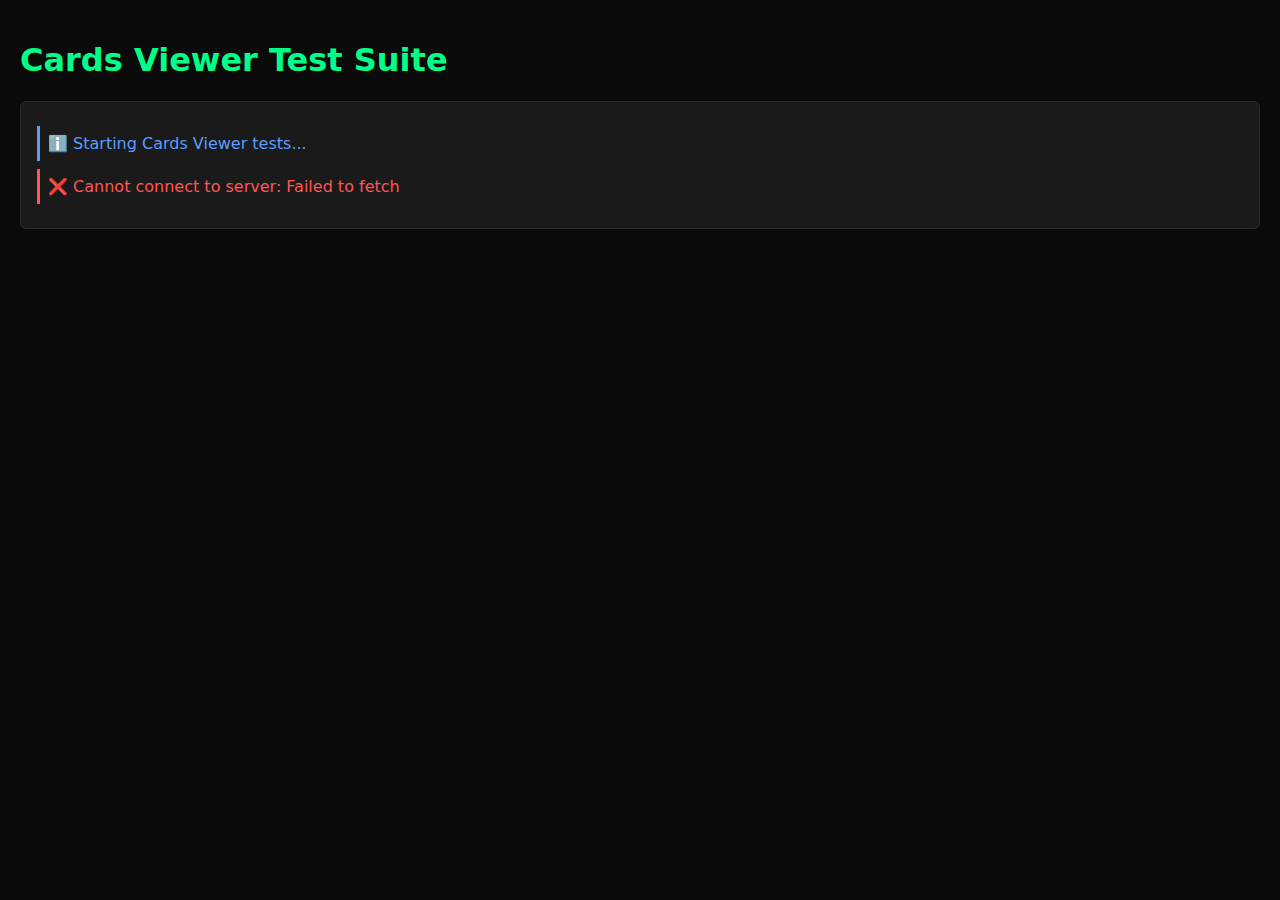
<file: test_cards_viewer.html>
<!DOCTYPE html>
<html>
<head>
    <title>Cards Viewer Test</title>
    <meta charset="UTF-8">
    <style>
        body {
            font-family: system-ui, -apple-system, sans-serif;
            background: #0a0a0a;
            color: #fff;
            padding: 20px;
            margin: 0;
        }
        .test-results {
            background: #1a1a1a;
            border: 1px solid #2a2a2a;
            border-radius: 6px;
            padding: 16px;
            margin: 20px 0;
        }
        .test-item {
            margin: 8px 0;
            padding: 8px;
            border-left: 3px solid #666;
        }
        .test-pass {
            border-left-color: #00ff88;
            color: #00ff88;
        }
        .test-fail {
            border-left-color: #ff5555;
            color: #ff5555;
        }
        .test-info {
            border-left-color: #5b9dff;
            color: #5b9dff;
        }
        .test-warning {
            border-left-color: #ffaa00;
            color: #ffaa00;
        }
        h1 { color: #00ff88; }
        code {
            background: #0f0f0f;
            padding: 2px 6px;
            border-radius: 3px;
            font-family: 'SF Mono', monospace;
        }
    </style>
</head>
<body>
    <h1>Cards Viewer Test Suite</h1>

    <div class="test-results" id="test-results">
        <div class="test-item test-info">🔄 Running tests...</div>
    </div>

    <script>
        const API_BASE = 'http://127.0.0.1:8012';
        const results = [];

        function addResult(message, status = 'info') {
            results.push({ message, status });
            updateDisplay();
        }

        function updateDisplay() {
            const container = document.getElementById('test-results');
            container.innerHTML = results.map(r => {
                const statusClass = `test-${r.status}`;
                const icon = r.status === 'pass' ? '✅' :
                           r.status === 'fail' ? '❌' :
                           r.status === 'warning' ? '⚠️' : 'ℹ️';
                return `<div class="test-item ${statusClass}">${icon} ${r.message}</div>`;
            }).join('');
        }

        async function runTests() {
            // Clear previous results
            results.length = 0;

            addResult('Starting Cards Viewer tests...', 'info');

            // Test 1: Check if server is running
            try {
                const healthResp = await fetch(`${API_BASE}/health`);
                if (healthResp.ok) {
                    addResult('Server is running at ' + API_BASE, 'pass');
                } else {
                    addResult('Server returned status ' + healthResp.status, 'warning');
                }
            } catch (error) {
                addResult('Cannot connect to server: ' + error.message, 'fail');
                return;
            }

            // Test 2: Check cards API endpoint
            try {
                const cardsResp = await fetch(`${API_BASE}/api/cards`);
                const cardsData = await cardsResp.json();

                if (cardsResp.ok) {
                    addResult(`Cards API is accessible`, 'pass');
                    addResult(`Found ${cardsData.count} cards`, 'info');

                    if (cardsData.count > 0) {
                        addResult(`First card: ${cardsData.cards[0].symbols?.[0] || 'unnamed'}`, 'info');
                    } else {
                        addResult('No cards available. Run "Build Cards" to generate them.', 'warning');
                    }
                } else {
                    addResult(`Cards API returned error: ${cardsResp.status}`, 'fail');
                }
            } catch (error) {
                addResult('Failed to fetch cards: ' + error.message, 'fail');
            }

            // Test 3: Check GUI elements exist
            try {
                const guiResp = await fetch(`${API_BASE}/gui/index.html`);
                const guiText = await guiResp.text();

                if (guiText.includes('Cards Viewer')) {
                    addResult('Cards Viewer section found in GUI', 'pass');
                } else {
                    addResult('Cards Viewer section might be missing from GUI', 'warning');
                }

                if (guiText.includes('btn-cards-refresh')) {
                    addResult('Refresh Cards button found', 'pass');
                } else {
                    addResult('Refresh Cards button not found', 'fail');
                }

                if (guiText.includes('btn-cards-build')) {
                    addResult('Build Cards button found', 'pass');
                } else {
                    addResult('Build Cards button not found', 'fail');
                }

                if (guiText.includes('cards-viewer')) {
                    addResult('Cards container element found', 'pass');
                } else {
                    addResult('Cards container element not found', 'fail');
                }
            } catch (error) {
                addResult('Failed to check GUI: ' + error.message, 'fail');
            }

            // Test 4: Check JavaScript functionality
            try {
                const jsResp = await fetch(`${API_BASE}/gui/app.js`);
                const jsText = await jsResp.text();

                if (jsText.includes('loadCards')) {
                    addResult('loadCards function found', 'pass');
                } else {
                    addResult('loadCards function not found', 'fail');
                }

                if (jsText.includes('refreshCards')) {
                    addResult('refreshCards function found', 'pass');
                } else {
                    addResult('refreshCards function not found', 'fail');
                }

                if (jsText.includes('buildCards')) {
                    addResult('buildCards function found', 'pass');
                } else {
                    addResult('buildCards function not found', 'fail');
                }

                if (jsText.includes('jumpToLine')) {
                    addResult('jumpToLine function found', 'pass');
                } else {
                    addResult('jumpToLine function not found', 'fail');
                }
            } catch (error) {
                addResult('Failed to check JavaScript: ' + error.message, 'fail');
            }

            // Test 5: Verify cards are in Tools tab
            try {
                const guiResp = await fetch(`${API_BASE}/gui/index.html`);
                const guiText = await guiResp.text();

                // Check that cards viewer is after golden questions and before eval runner
                const goldenIndex = guiText.indexOf('Golden Questions Manager');
                const cardsIndex = guiText.indexOf('Cards Viewer');
                const evalIndex = guiText.indexOf('Evaluation Runner');

                if (goldenIndex > 0 && cardsIndex > 0 && evalIndex > 0) {
                    if (goldenIndex < cardsIndex && cardsIndex < evalIndex) {
                        addResult('Cards Viewer correctly positioned between Golden Questions and Eval Runner', 'pass');
                    } else {
                        addResult('Cards Viewer position might be incorrect', 'warning');
                    }
                } else {
                    addResult('Could not verify Cards Viewer position', 'warning');
                }

                // Check that cards is NOT in retrieval tab navigation
                if (guiText.includes("retrieval: ['retrieval','confidence','cards']")) {
                    addResult('Cards still in retrieval tab navigation - needs to be removed', 'fail');
                } else if (guiText.includes("retrieval: ['retrieval','confidence']")) {
                    addResult('Cards correctly removed from retrieval tab navigation', 'pass');
                }
            } catch (error) {
                addResult('Failed to verify positioning: ' + error.message, 'fail');
            }

            // Summary
            const passCount = results.filter(r => r.status === 'pass').length;
            const failCount = results.filter(r => r.status === 'fail').length;
            const warningCount = results.filter(r => r.status === 'warning').length;

            addResult(`Test Summary: ${passCount} passed, ${failCount} failed, ${warningCount} warnings`,
                      failCount > 0 ? 'fail' : warningCount > 0 ? 'warning' : 'pass');

            if (failCount === 0 && warningCount === 0) {
                addResult('🎉 All tests passed! Cards Viewer is fully functional.', 'pass');
            } else if (failCount === 0) {
                addResult('Cards Viewer is functional with some minor issues.', 'warning');
            } else {
                addResult('Some critical issues found. Please review the failed tests.', 'fail');
            }
        }

        // Run tests when page loads
        runTests();
    </script>
</body>
</html>
</file>
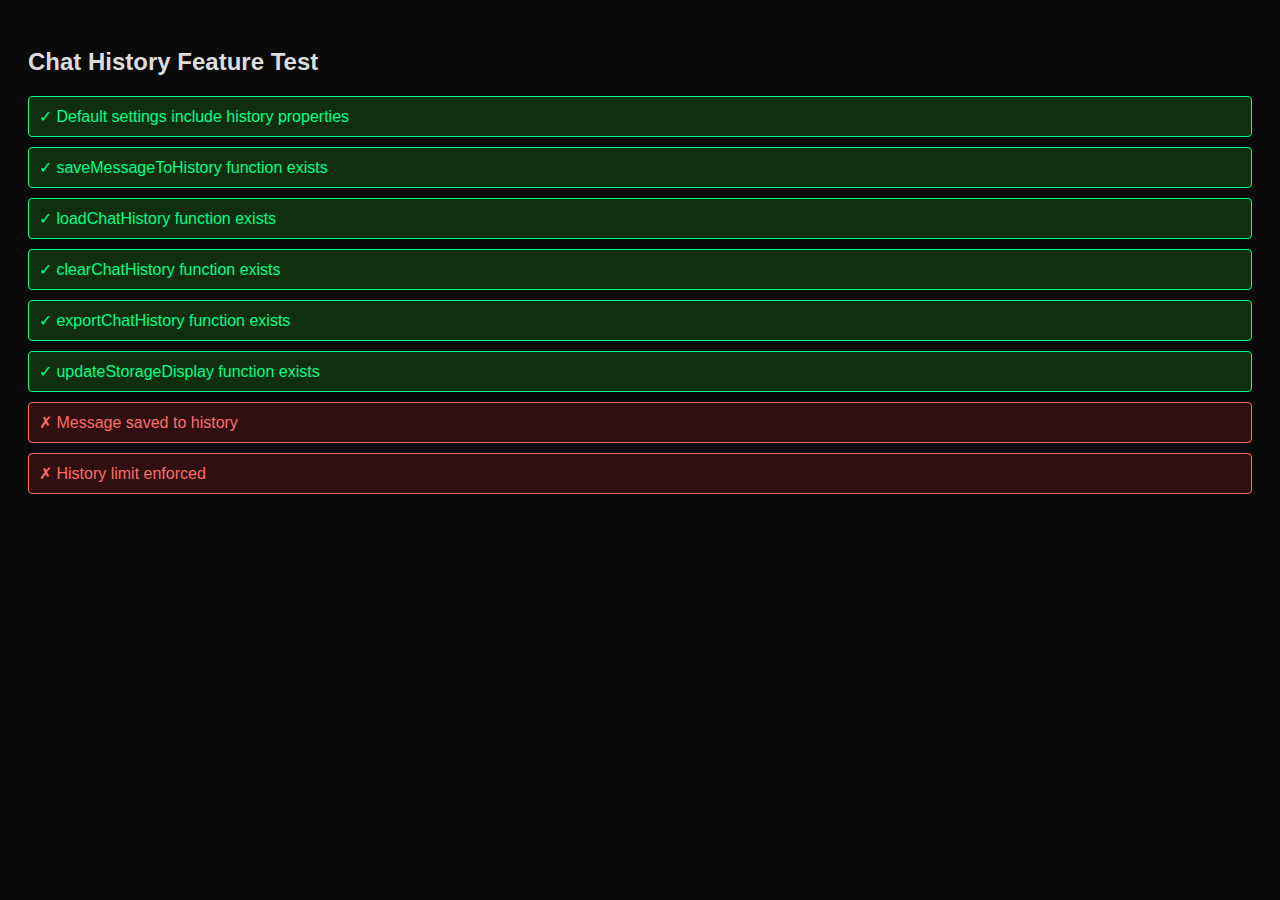
<file: test_chat_history.html>
<!DOCTYPE html>
<html>
<head>
    <title>Chat History Test</title>
    <style>
        body { background: #0a0a0a; color: #ddd; font-family: -apple-system, BlinkMacSystemFont, sans-serif; padding: 20px; }
        .test-result { margin: 10px 0; padding: 10px; border-radius: 4px; }
        .success { background: #0f2f0f; border: 1px solid #00ff88; color: #00ff88; }
        .error { background: #2f0f0f; border: 1px solid #ff6b6b; color: #ff6b6b; }
    </style>
</head>
<body>
    <h2>Chat History Feature Test</h2>
    <div id="test-results"></div>

    <script>
        // Mock the showToast function
        function showToast(message, type) {
            console.log(`Toast: ${type} - ${message}`);
        }

        // Load the chat.js functions
    </script>
    <script src="gui/js/chat.js"></script>

    <script>
        const resultsDiv = document.getElementById('test-results');

        function addResult(message, success) {
            const div = document.createElement('div');
            div.className = `test-result ${success ? 'success' : 'error'}`;
            div.textContent = `${success ? '✓' : '✗'} ${message}`;
            resultsDiv.appendChild(div);
        }

        // Test 1: Check if default settings include history properties
        addResult('Default settings include history properties',
            DEFAULT_CHAT_SETTINGS.hasOwnProperty('historyEnabled') &&
            DEFAULT_CHAT_SETTINGS.hasOwnProperty('historyLimit') &&
            DEFAULT_CHAT_SETTINGS.hasOwnProperty('showHistoryOnLoad')
        );

        // Test 2: Check if history functions exist
        addResult('saveMessageToHistory function exists', typeof saveMessageToHistory === 'function');
        addResult('loadChatHistory function exists', typeof loadChatHistory === 'function');
        addResult('clearChatHistory function exists', typeof clearChatHistory === 'function');
        addResult('exportChatHistory function exists', typeof exportChatHistory === 'function');
        addResult('updateStorageDisplay function exists', typeof updateStorageDisplay === 'function');

        // Test 3: Test saving a message to history
        try {
            localStorage.setItem('agro_chat_history', '[]');
            chatSettings.historyEnabled = true;
            saveMessageToHistory('user', 'Test message', 'test-id-123');
            const history = JSON.parse(localStorage.getItem('agro_chat_history'));
            addResult('Message saved to history', history.length === 1 && history[0].content === 'Test message');
        } catch (e) {
            addResult('Message saved to history', false);
        }

        // Test 4: Test history limit enforcement
        try {
            localStorage.setItem('agro_chat_history', '[]');
            chatSettings.historyLimit = 3;
            for (let i = 0; i < 5; i++) {
                saveMessageToHistory('user', `Message ${i}`, `id-${i}`);
            }
            const history = JSON.parse(localStorage.getItem('agro_chat_history'));
            addResult('History limit enforced', history.length === 3 && history[0].content === 'Message 2');
        } catch (e) {
            addResult('History limit enforced', false);
        }

        // Clean up
        localStorage.removeItem('agro_chat_history');

        console.log('Tests completed');
    </script>
</body>
</html>
</file>
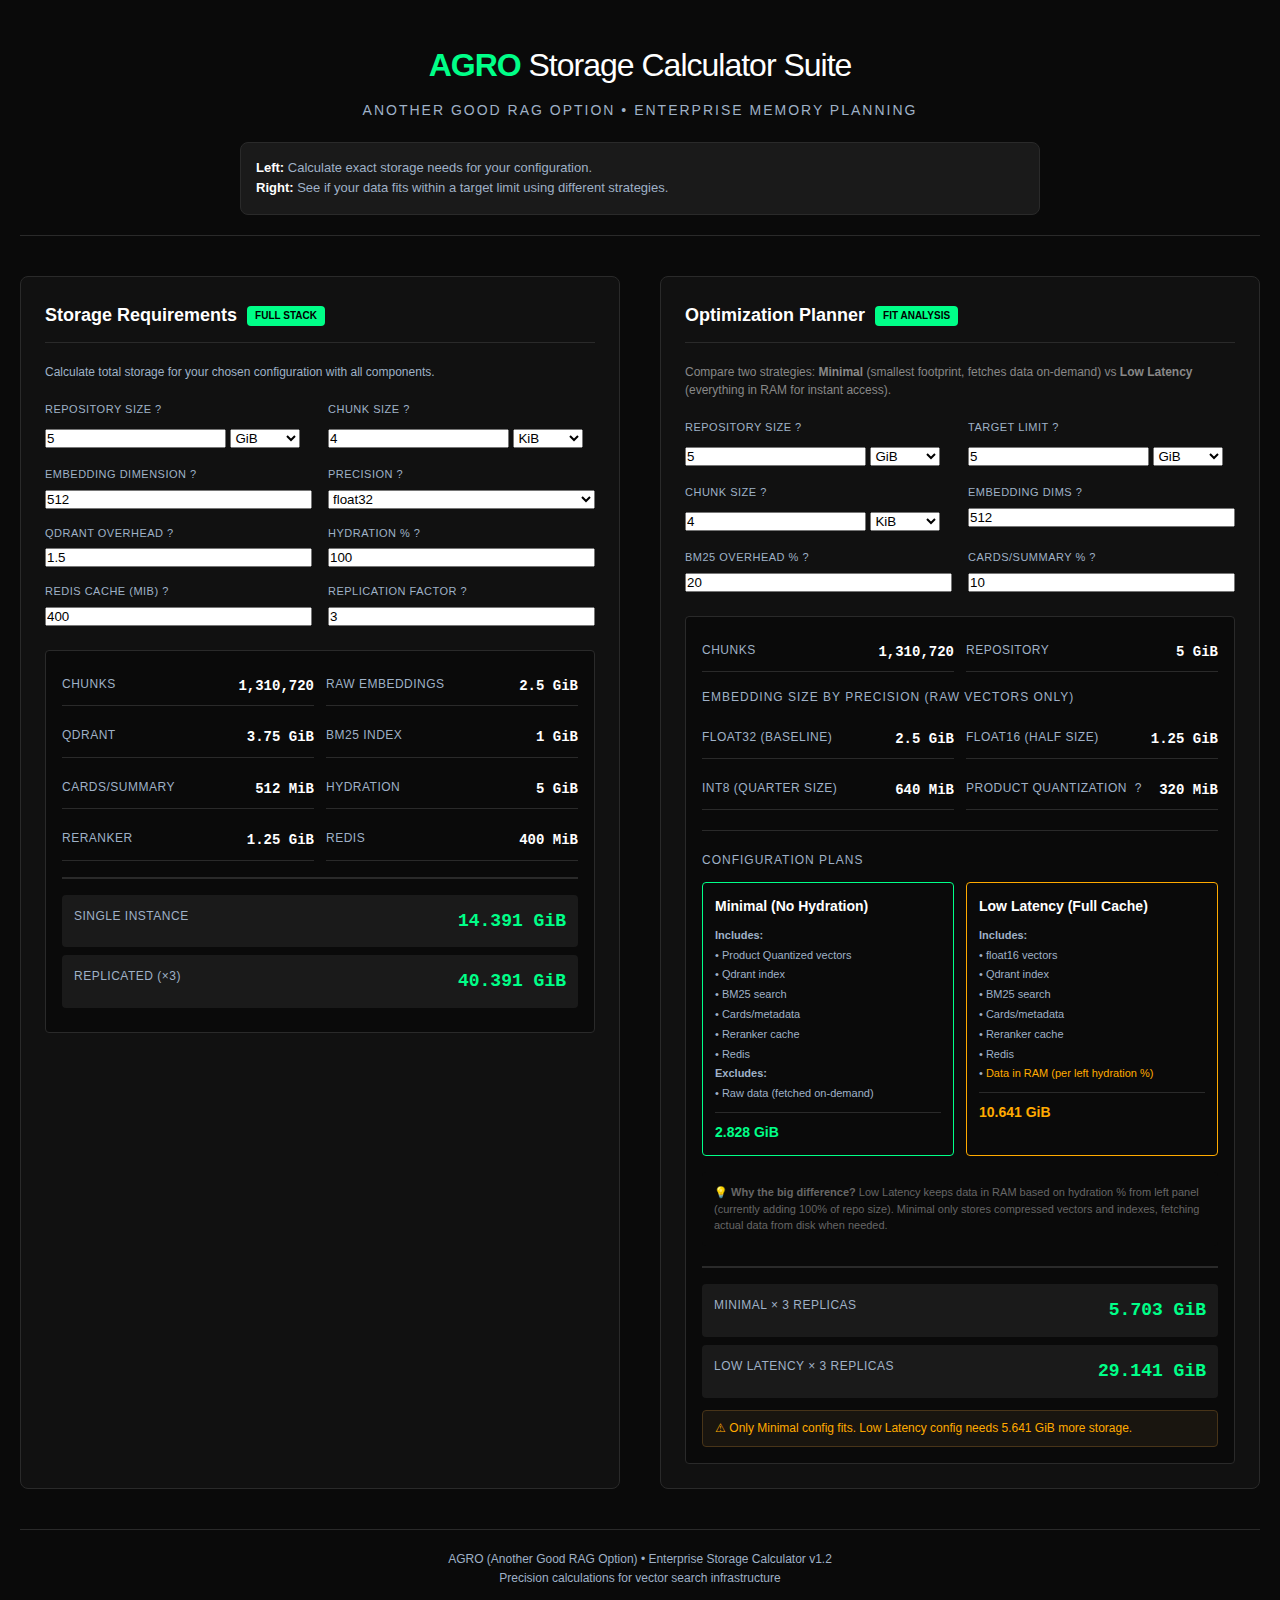
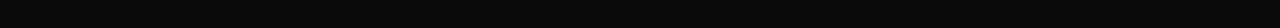
<file: gui/rag-calculator.html>
<!DOCTYPE html>
<html lang="en">
<head>
    <meta charset="UTF-8">
    <meta name="viewport" content="width=device-width, initial-scale=1.0">
    <title>AGRO - Enterprise RAG Storage Calculator</title>
    <!-- AGRO Storage Calculator v1.2 - With helpful tooltips and clear explanations -->
    <link rel="stylesheet" href="/gui/css/tokens.css">
    <style>
        * {
            margin: 0;
            padding: 0;
            box-sizing: border-box;
        }

        body {
            font-family: 'Inter', -apple-system, BlinkMacSystemFont, 'Segoe UI', Roboto, sans-serif;
            background: var(--bg);
            color: var(--fg);
            line-height: 1.6;
            padding: 40px 20px;
        }

        .main-container {
            max-width: 1400px;
            margin: 0 auto;
        }

        .header {
            text-align: center;
            margin-bottom: 40px;
            padding-bottom: 20px;
            border-bottom: 1px solid var(--line);
        }

        .header h1 {
            font-size: 32px;
            font-weight: 300;
            letter-spacing: -1px;
            margin-bottom: 8px;
        }

        .header .brand { font-weight: 700; color: var(--accent); }

        .header .subtitle {
            color: var(--fg-muted);
            font-size: 14px;
            text-transform: uppercase;
            letter-spacing: 2px;
        }

        .calculators-grid {
            display: grid;
            grid-template-columns: 1fr 1fr;
            gap: 40px;
            margin-bottom: 40px;
        }

        @media (max-width: 1024px) {
            .calculators-grid {
                grid-template-columns: 1fr;
            }
        }

        .calculator {
            background: var(--panel);
            border: 1px solid var(--line);
            border-radius: 8px;
            padding: 24px;
        }

        .calculator-title {
            font-size: 18px;
            font-weight: 600;
            margin-bottom: 20px;
            padding-bottom: 12px;
            border-bottom: 1px solid var(--line);
            display: flex;
            align-items: center;
            gap: 10px;
        }

        .calculator-badge {
            background: var(--accent);
            color: var(--accent-contrast);
            padding: 2px 8px;
            border-radius: 4px;
            font-size: 10px;
            font-weight: 700;
            text-transform: uppercase;
        }

        .input-section {
            margin-bottom: 24px;
        }

        .input-row {
            display: grid;
            grid-template-columns: 1fr 1fr;
            gap: 16px;
            margin-bottom: 16px;
        }

        .input-group {
            display: flex;
            flex-direction: column;
        }

        .input-group.full-width {
            grid-column: span 2;
        }

        label {
            font-size: 11px;
            color: var(--fg-muted);
            text-transform: uppercase;
            letter-spacing: 0.5px;
            margin-bottom: 6px;
            font-weight: 500;
        }

       c
        }

        .unit-input {
            display: flex;
            gap: 8px;
        }

        .unit-input input {
            flex: 1;
        }

        .unit-input select {
            width: 70px;
        }

        .results {
            background: var(--card-bg);
            border: 1px solid var(--line);
            border-radius: 4px;
            padding: 16px;
            margin-top: 20px;
        }

        .result-grid {
            display: grid;
            grid-template-columns: 1fr 1fr;
            gap: 12px;
            margin-bottom: 16px;
        }

        .result-item {
            display: flex;
            justify-content: space-between;
            padding: 8px 0;
            border-bottom: 1px solid var(--line);
        }

        .result-label {
            font-size: 12px;
            color: var(--fg-muted);
            text-transform: uppercase;
            letter-spacing: 0.5px;
        }

        .result-value {
            font-size: 14px;
            font-weight: 600;
            color: var(--fg);
            font-family: 'SF Mono', 'Monaco', 'Inconsolata', monospace;
        }

        .total-row {
            margin-top: 16px;
            padding-top: 16px;
            border-top: 2px solid var(--line);
        }

        .total-row .result-item {
            border: none;
            padding: 12px;
            background: var(--bg-elev2);
            border-radius: 4px;
            margin-bottom: 8px;
        }

        .total-row .result-value { font-size: 18px; color: var(--accent); }

        .warning {
            background: color-mix(in oklch, var(--warn) 8%, var(--bg));
            border: 1px solid color-mix(in oklch, var(--warn) 30%, var(--bg));
            color: var(--warn);
            padding: 8px 12px;
            border-radius: 4px;
            font-size: 12px;
            margin-top: 8px;
        }

        .success {
            background: color-mix(in oklch, var(--ok) 8%, var(--bg));
            border: 1px solid color-mix(in oklch, var(--ok) 30%, var(--bg));
            color: var(--ok);
            padding: 8px 12px;
            border-radius: 4px;
            font-size: 12px;
            margin-top: 8px;
        }

        .plans-section {
            margin-top: 20px;
            padding-top: 20px;
            border-top: 1px solid var(--line);
        }

        .plan-title {
            font-size: 12px;
            text-transform: uppercase;
            color: var(--fg-muted);
            margin-bottom: 12px;
            letter-spacing: 1px;
        }

        .plan-grid {
            display: grid;
            grid-template-columns: 1fr 1fr;
            gap: 12px;
        }

        .plan-card {
            background: var(--card-bg);
            border: 1px solid var(--line);
            padding: 12px;
            border-radius: 4px;
        }

        .plan-card.fits { border-color: var(--ok); }

        .plan-card.exceeds { border-color: var(--warn); }

        .plan-name {
            font-size: 14px;
            font-weight: 600;
            margin-bottom: 8px;
        }

        .plan-details {
            font-size: 11px;
            color: var(--fg-muted);
            line-height: 1.6;
        }

        .plan-total {
            margin-top: 8px;
            padding-top: 8px;
            border-top: 1px solid var(--line);
            font-size: 14px;
            font-weight: 600;
        }

        .fits .plan-total { color: var(--ok); }

        .exceeds .plan-total { color: var(--warn); }

        .footer {
            text-align: center;
            margin-top: 40px;
            padding-top: 20px;
            border-top: 1px solid var(--line);
            color: var(--fg-muted);
            font-size: 12px;
        }

        .footer a { color: var(--accent); text-decoration: none; }
    </style>
</head>
<body>
    <div class="main-container">
        <div class="header">
            <h1><span class="brand">AGRO</span> Storage Calculator Suite</h1>
            <p class="subtitle">Another Good RAG Option • Enterprise Memory Planning</p>
            <div style="max-width: 800px; margin: 20px auto 0; padding: 15px; background: var(--bg-elev2); border-radius: 8px; border: 1px solid var(--line);">
                <p style="color: var(--fg-muted); font-size: 13px; line-height: 1.6; text-align: left;">
                    <strong style="color: var(--fg);">Left:</strong> Calculate exact storage needs for your configuration.<br>
                    <strong style="color: var(--fg);">Right:</strong> See if your data fits within a target limit using different strategies.
                </p>
            </div>
        </div>

        <div class="calculators-grid">
            <!-- Calculator 1: Comprehensive Storage Requirements -->
            <div class="calculator">
                <div class="calculator-title">
                    Storage Requirements
                    <span class="calculator-badge">Full Stack</span>
                </div>

                <p style="font-size: 12px; color: var(--fg-muted); margin-bottom: 20px; line-height: 1.5;">
                    Calculate total storage for your chosen configuration with all components.
                </p>

                <div class="input-section">
                    <div class="input-row">
                        <div class="input-group">
                            <label for="calc1-repoSize">
                                <div class="label-with-tooltip">
                                    Repository Size
                                    <span class="tooltip" data-tooltip="Total size of your data/documents to index">?</span>
                                </div>
                            </label>
                            <div class="unit-input">
                                <input type="number" id="calc1-repoSize" value="5" step="0.1" min="0.1" aria-label="Repository size value">
                                <select id="calc1-repoUnit" aria-label="Repository size unit">
                                    <option value="1073741824" selected>GiB</option>
                                    <option value="1099511627776">TiB</option>
                                    <option value="1048576">MiB</option>
                                </select>
                            </div>
                        </div>
                        <div class="input-group">
                            <label for="calc1-chunkSize">
                                <div class="label-with-tooltip">
                                    Chunk Size
                                    <span class="tooltip" data-tooltip="Size of text chunks for embedding. Typically 1-8 KiB">?</span>
                                </div>
                            </label>
                            <div class="unit-input">
                                <input type="number" id="calc1-chunkSize" value="4" step="1" min="0.001" aria-label="Chunk size value">
                                <select id="calc1-chunkUnit" aria-label="Chunk size unit">
                                    <option value="1024" selected>KiB</option>
                                    <option value="1048576">MiB</option>
                                </select>
                            </div>
                        </div>
                    </div>

                    <div class="input-row">
                        <div class="input-group">
                            <label for="calc1-embDim">
                                <div class="label-with-tooltip">
                                    Embedding Dimension
                                    <span class="tooltip" data-tooltip="Vector size: 512 (small), 768 (BERT), 1536 (OpenAI)">?</span>
                                </div>
                            </label>
                            <input type="number" id="calc1-embDim" value="512" step="1" min="1" aria-label="Embedding dimension">
                        </div>
                        <div class="input-group">
                            <label for="calc1-precision">
                                <div class="label-with-tooltip">
                                    Precision
                                    <span class="tooltip" data-tooltip="float32: full precision, float16: half size, int8: quarter size">?</span>
                                </div>
                            </label>
                            <select id="calc1-precision" aria-label="Data precision">
                                <option value="4" selected>float32</option>
                                <option value="2">float16</option>
                                <option value="1">int8</option>
                            </select>
                        </div>
                    </div>

                    <div class="input-row">
                        <div class="input-group">
                            <label for="calc1-qdrant">
                                <div class="label-with-tooltip">
                                    Qdrant Overhead
                                    <span class="tooltip" data-tooltip="Vector DB index overhead. Typically 1.5x embedding size">?</span>
                                </div>
                            </label>
                            <input type="number" id="calc1-qdrant" value="1.5" step="0.1" min="1" aria-label="Qdrant overhead multiplier">
                        </div>
                        <div class="input-group">
                            <label for="calc1-hydration">
                                <div class="label-with-tooltip">
                                    Hydration %
                                    <span class="tooltip" data-tooltip="% of raw data kept in RAM for instant retrieval. 0% = fetch from disk, 100% = everything in memory">?</span>
                                </div>
                            </label>
                            <input type="number" id="calc1-hydration" value="100" step="10" min="0" max="100" aria-label="Hydration percentage">
                        </div>
                    </div>

                    <div class="input-row">
                        <div class="input-group">
                            <label for="calc1-redis">
                                <div class="label-with-tooltip">
                                    Redis Cache (MiB)
                                    <span class="tooltip" data-tooltip="Session/chat memory storage">?</span>
                                </div>
                            </label>
                            <input type="number" id="calc1-redis" value="400" step="50" min="0" aria-label="Redis cache size">
                        </div>
                        <div class="input-group">
                            <label for="calc1-replication">
                                <div class="label-with-tooltip">
                                    Replication Factor
                                    <span class="tooltip" data-tooltip="Number of copies for HA/scaling">?</span>
                                </div>
                            </label>
                            <input type="number" id="calc1-replication" value="3" step="1" min="1" aria-label="Replication factor">
                        </div>
                    </div>
                </div>

                <div class="results">
                    <div class="result-grid">
                        <div class="result-item">
                            <span class="result-label">Chunks</span>
                            <span class="result-value" id="calc1-chunks">-</span>
                        </div>
                        <div class="result-item">
                            <span class="result-label">Raw Embeddings</span>
                            <span class="result-value" id="calc1-embeddings">-</span>
                        </div>
                        <div class="result-item">
                            <span class="result-label">Qdrant</span>
                            <span class="result-value" id="calc1-qdrantSize">-</span>
                        </div>
                        <div class="result-item">
                            <span class="result-label">BM25 Index</span>
                            <span class="result-value" id="calc1-bm25">-</span>
                        </div>
                        <div class="result-item">
                            <span class="result-label">Cards/Summary</span>
                            <span class="result-value" id="calc1-cards">-</span>
                        </div>
                        <div class="result-item">
                            <span class="result-label">Hydration</span>
                            <span class="result-value" id="calc1-hydr">-</span>
                        </div>
                        <div class="result-item">
                            <span class="result-label">Reranker</span>
                            <span class="result-value" id="calc1-reranker">-</span>
                        </div>
                        <div class="result-item">
                            <span class="result-label">Redis</span>
                            <span class="result-value" id="calc1-redisSize">-</span>
                        </div>
                    </div>

                    <div class="total-row">
                        <div class="result-item">
                            <span class="result-label">Single Instance</span>
                            <span class="result-value" id="calc1-single">-</span>
                        </div>
                        <div class="result-item">
                            <span class="result-label">Replicated (×<span id="calc1-repFactor">3</span>)</span>
                            <span class="result-value" id="calc1-replicated">-</span>
                        </div>
                    </div>
                </div>
            </div>

            <!-- Calculator 2: Optimization & Fitting -->
            <div class="calculator">
                <div class="calculator-title">
                    Optimization Planner
                    <span class="calculator-badge">Fit Analysis</span>
                </div>

                <p style="font-size: 12px; color: #888; margin-bottom: 20px; line-height: 1.5;">
                    Compare two strategies: <strong>Minimal</strong> (smallest footprint, fetches data on-demand) vs <strong>Low Latency</strong> (everything in RAM for instant access).
                </p>

                <div class="input-section">
                    <div class="input-row">
                        <div class="input-group">
                            <label for="calc2-repoSize">
                                <div class="label-with-tooltip">
                                    Repository Size
                                    <span class="tooltip" data-tooltip="Same as left calculator - your total data">?</span>
                                </div>
                            </label>
                            <div class="unit-input">
                                <input type="number" id="calc2-repoSize" value="5" step="0.1" min="0.1" aria-label="Repository size value">
                                <select id="calc2-repoUnit" aria-label="Repository size unit">
                                    <option value="1073741824" selected>GiB</option>
                                    <option value="1099511627776">TiB</option>
                                    <option value="1048576">MiB</option>
                                </select>
                            </div>
                        </div>
                        <div class="input-group">
                            <label for="calc2-targetSize">
                                <div class="label-with-tooltip">
                                    Target Limit
                                    <span class="tooltip" data-tooltip="Max storage you want to use">?</span>
                                </div>
                            </label>
                            <div class="unit-input">
                                <input type="number" id="calc2-targetSize" value="5" step="0.5" min="0.1" aria-label="Target storage limit">
                                <select id="calc2-targetUnit" aria-label="Target limit unit">
                                    <option value="1073741824" selected>GiB</option>
                                    <option value="1099511627776">TiB</option>
                                </select>
                            </div>
                        </div>
                    </div>

                    <div class="input-row">
                        <div class="input-group">
                            <label for="calc2-chunkSize">
                                <div class="label-with-tooltip">
                                    Chunk Size
                                    <span class="tooltip" data-tooltip="Smaller chunks = more vectors = more storage">?</span>
                                </div>
                            </label>
                            <div class="unit-input">
                                <input type="number" id="calc2-chunkSize" value="4" step="1" min="0.001" aria-label="Chunk size value">
                                <select id="calc2-chunkUnit" aria-label="Chunk size unit">
                                    <option value="1024" selected>KiB</option>
                                    <option value="1048576">MiB</option>
                                </select>
                            </div>
                        </div>
                        <div class="input-group">
                            <label for="calc2-embDim">
                                <div class="label-with-tooltip">
                                    Embedding Dims
                                    <span class="tooltip" data-tooltip="Must match your model choice">?</span>
                                </div>
                            </label>
                            <input type="number" id="calc2-embDim" value="512" step="1" min="1" aria-label="Embedding dimension">
                        </div>
                    </div>

                    <div class="input-row">
                        <div class="input-group">
                            <label for="calc2-bm25pct">
                                <div class="label-with-tooltip">
                                    BM25 Overhead %
                                    <span class="tooltip" data-tooltip="Text search index, typically 20% of data">?</span>
                                </div>
                            </label>
                            <input type="number" id="calc2-bm25pct" value="20" step="5" min="0" max="100" aria-label="BM25 overhead percentage">
                        </div>
                        <div class="input-group">
                            <label for="calc2-cardspct">
                                <div class="label-with-tooltip">
                                    Cards/Summary %
                                    <span class="tooltip" data-tooltip="Metadata/summaries, typically 10% of data">?</span>
                                </div>
                            </label>
                            <input type="number" id="calc2-cardspct" value="10" step="5" min="0" max="100" aria-label="Cards/summary percentage">
                        </div>
                    </div>
                </div>

                <div class="results">
                    <div class="result-grid">
                        <div class="result-item">
                            <span class="result-label">Chunks</span>
                            <span class="result-value" id="calc2-chunks">-</span>
                        </div>
                        <div class="result-item">
                            <span class="result-label">Repository</span>
                            <span class="result-value" id="calc2-baseStorage">-</span>
                        </div>
                    </div>

                    <div class="plan-title">Embedding Size by Precision (raw vectors only)</div>
                    <div class="result-grid">
                        <div class="result-item">
                            <span class="result-label">float32 (baseline)</span>
                            <span class="result-value" id="calc2-float32">-</span>
                        </div>
                        <div class="result-item">
                            <span class="result-label">float16 (half size)</span>
                            <span class="result-value" id="calc2-float16">-</span>
                        </div>
                        <div class="result-item">
                            <span class="result-label">int8 (quarter size)</span>
                            <span class="result-value" id="calc2-int8">-</span>
                        </div>
                        <div class="result-item">
                            <span class="result-label">
                                Product Quantization
                                <span class="tooltip" data-tooltip="Aggressive compression: 8× smaller but ~5% accuracy loss" style="margin-left: 4px;">?</span>
                            </span>
                            <span class="result-value" id="calc2-pq8">-</span>
                        </div>
                    </div>

                    <div class="plans-section">
                        <div class="plan-title">Configuration Plans</div>
                        <div class="plan-grid">
                            <div class="plan-card" id="calc2-aggressive-plan">
                                <div class="plan-name">Minimal (No Hydration)</div>
                                <div class="plan-details" id="calc2-aggressive-details" style="line-height: 1.8;">
                                    <strong>Includes:</strong><br>
                                    • Product Quantized vectors<br>
                                    • Qdrant index<br>
                                    • BM25 search<br>
                                    • Cards/metadata<br>
                                    • Reranker cache<br>
                                    • Redis<br>
                                    <strong>Excludes:</strong><br>
                                    • Raw data (fetched on-demand)
                                </div>
                                <div class="plan-total" id="calc2-aggressive-total">-</div>
                            </div>
                            <div class="plan-card" id="calc2-conservative-plan">
                                <div class="plan-name">Low Latency (Full Cache)</div>
                                <div class="plan-details" id="calc2-conservative-details" style="line-height: 1.8;">
                                    <strong>Includes:</strong><br>
                                    • float16 vectors<br>
                                    • Qdrant index<br>
                                    • BM25 search<br>
                                    • Cards/metadata<br>
                                    • Reranker cache<br>
                                    • Redis<br>
                                    • <span style="color: #ffaa00;">Data in RAM (per left hydration %)</span>
                                </div>
                                <div class="plan-total" id="calc2-conservative-total">-</div>
                            </div>
                        </div>

                        <p style="font-size: 11px; color: #666; margin: 16px 0 8px; padding: 12px; background: #0a0a0a; border-radius: 4px; line-height: 1.5;">
                            💡 <strong>Why the big difference?</strong> Low Latency keeps data in RAM based on hydration % from left panel (currently adding <span id="hydrationInfo">100%</span> of repo size). Minimal only stores compressed vectors and indexes, fetching actual data from disk when needed.
                        </p>

                        <div class="total-row" style="margin-top: 20px;">
                            <div class="result-item">
                                <span class="result-label">Minimal × <span id="calc2-aggRepFactor">3</span> replicas</span>
                                <span class="result-value" id="calc2-aggressive-replicated">-</span>
                            </div>
                            <div class="result-item">
                                <span class="result-label">Low Latency × <span id="calc2-consRepFactor">3</span> replicas</span>
                                <span class="result-value" id="calc2-conservative-replicated">-</span>
                            </div>
                        </div>

                        <div id="calc2-status" style="margin-top: 12px;"></div>
                    </div>
                </div>
            </div>
        </div>

        <div class="footer">
            <p>AGRO (Another Good RAG Option) • Enterprise Storage Calculator v1.2</p>
            <p>Precision calculations for vector search infrastructure</p>
        </div>
    </div>

    <script>
        // Improved formatBytes function with consistent formatting
        function formatBytes(bytes) {
            if (!isFinite(bytes) || bytes === 0) return '0 B';
            const abs = Math.abs(bytes);
            const KB = 1024;
            const MB = KB * 1024;
            const GB = MB * 1024;
            const TB = GB * 1024;
            const nf = new Intl.NumberFormat('en-US', { maximumFractionDigits: 3 });

            if (abs < KB) return `${bytes.toFixed(0)} B`;
            if (abs < MB) return `${nf.format(bytes / KB)} KiB`;
            if (abs < GB) return `${nf.format(bytes / MB)} MiB`;
            if (abs < TB) return `${nf.format(bytes / GB)} GiB`;
            return `${nf.format(bytes / TB)} TiB`;
        }

        function formatNumber(num) {
            return new Intl.NumberFormat('en-US').format(num);
        }

        // Calculator 1: Full Storage Requirements
        function calculateStorage1() {
            const R = parseFloat(document.getElementById('calc1-repoSize').value) *
                     parseFloat(document.getElementById('calc1-repoUnit').value);
            const C = parseFloat(document.getElementById('calc1-chunkSize').value) *
                     parseFloat(document.getElementById('calc1-chunkUnit').value);

            // Guard against invalid chunk size
            if (!C || C <= 0) {
                console.warn("Chunk size must be > 0");
                return;
            }

            const D = parseFloat(document.getElementById('calc1-embDim').value);
            const B = parseFloat(document.getElementById('calc1-precision').value);
            const Q = parseFloat(document.getElementById('calc1-qdrant').value);
            const hydrationPct = parseFloat(document.getElementById('calc1-hydration').value) / 100;
            const redisBytes = parseFloat(document.getElementById('calc1-redis').value) * 1048576;
            const replFactor = parseFloat(document.getElementById('calc1-replication').value);

            // Calculate
            const N = Math.ceil(R / C);
            const E = N * D * B;
            const Q_bytes = E * Q;
            const BM25 = 0.20 * R;
            const CARDS = 0.10 * R;
            const HYDR = hydrationPct * R;
            const RER = 0.5 * E;

            // Update display
            document.getElementById('calc1-chunks').textContent = formatNumber(N);
            document.getElementById('calc1-embeddings').textContent = formatBytes(E);
            document.getElementById('calc1-qdrantSize').textContent = formatBytes(Q_bytes);
            document.getElementById('calc1-bm25').textContent = formatBytes(BM25);
            document.getElementById('calc1-cards').textContent = formatBytes(CARDS);
            document.getElementById('calc1-hydr').textContent = formatBytes(HYDR);
            document.getElementById('calc1-reranker').textContent = formatBytes(RER);
            document.getElementById('calc1-redisSize').textContent = formatBytes(redisBytes);

            // Totals
            const singleTotal = E + Q_bytes + BM25 + CARDS + HYDR + RER + redisBytes;
            const criticalComponents = E + Q_bytes + HYDR + CARDS + RER;
            const replicatedTotal = singleTotal + (replFactor - 1) * criticalComponents;

            document.getElementById('calc1-single').textContent = formatBytes(singleTotal);
            document.getElementById('calc1-replicated').textContent = formatBytes(replicatedTotal);
            document.getElementById('calc1-repFactor').textContent = replFactor;
        }

        // Calculator 2: Optimization & Fitting (corrected version)
        function calculateStorage2() {
            // Read base values (uses same unit semantics as calc1)
            const R = parseFloat(document.getElementById('calc2-repoSize').value) *
                      parseFloat(document.getElementById('calc2-repoUnit').value);

            const targetBytes = parseFloat(document.getElementById('calc2-targetSize').value) *
                                parseFloat(document.getElementById('calc2-targetUnit').value);

            const C = parseFloat(document.getElementById('calc2-chunkSize').value) *
                      parseFloat(document.getElementById('calc2-chunkUnit').value);

            // Guard against invalid chunk size
            if (!C || C <= 0) {
                console.warn("Chunk size must be > 0");
                return;
            }

            const D = parseFloat(document.getElementById('calc2-embDim').value);
            const bm25Pct = parseFloat(document.getElementById('calc2-bm25pct').value) / 100;
            const cardsPct = parseFloat(document.getElementById('calc2-cardspct').value) / 100;

            // Try to reuse calc1 inputs if present (keeps both calculators consistent)
            const qdrantMultiplier = (document.getElementById('calc1-qdrant') ? parseFloat(document.getElementById('calc1-qdrant').value) : 1.5);
            const hydrationPct = (document.getElementById('calc1-hydration') ? (parseFloat(document.getElementById('calc1-hydration').value) / 100) : 1.0);
            const redisBytesInput = (document.getElementById('calc1-redis') ? parseFloat(document.getElementById('calc1-redis').value) * 1048576 : 390 * 1048576);
            const replicationFactor = (document.getElementById('calc1-replication') ? parseFloat(document.getElementById('calc1-replication').value) : 3);

            // Derived values
            const N = Math.ceil(R / C);
            const E_float32 = N * D * 4;
            const E_float16 = E_float32 / 2;
            const E_int8 = E_float32 / 4;
            const E_pq8 = E_float32 / 8;

            const BM25 = bm25Pct * R;
            const CARDS = cardsPct * R;

            // Update display
            document.getElementById('calc2-chunks').textContent = formatNumber(N);
            document.getElementById('calc2-baseStorage').textContent = formatBytes(R);
            document.getElementById('calc2-float32').textContent = formatBytes(E_float32);
            document.getElementById('calc2-float16').textContent = formatBytes(E_float16);
            document.getElementById('calc2-int8').textContent = formatBytes(E_int8);
            document.getElementById('calc2-pq8').textContent = formatBytes(E_pq8);

            // Aggressive plan: PQ 8x, no local hydration (hydrate = 0)
            const aggressiveEmbedding = E_pq8;
            const aggressiveQ = E_pq8 * qdrantMultiplier;
            const aggressiveRer = 0.5 * E_pq8; // reranker scaled with PQ embedding bytes
            const aggressiveTotal = aggressiveEmbedding + aggressiveQ + BM25 + CARDS + redisBytesInput + aggressiveRer;
            const aggressiveCritical = aggressiveEmbedding + aggressiveQ + CARDS + aggressiveRer; // no hydration
            const aggressiveReplicated = aggressiveTotal + (replicationFactor - 1) * aggressiveCritical;
            const aggressiveFits = aggressiveTotal <= targetBytes;

            document.getElementById('calc2-aggressive-total').textContent = formatBytes(aggressiveTotal);
            document.getElementById('calc2-aggressive-replicated').textContent = formatBytes(aggressiveReplicated);
            document.getElementById('calc2-aggressive-plan').className = 'plan-card ' + (aggressiveFits ? 'fits' : 'exceeds');

                            // Conservative plan: float16 precision, full hydration
            const conservativeEmbedding = E_float16;
            const conservativeQ = conservativeEmbedding * qdrantMultiplier;
            const conservativeRer = 0.5 * conservativeEmbedding;
            const conservativeHydration = hydrationPct * R;
            const conservativeTotal = conservativeEmbedding + conservativeQ + conservativeHydration + BM25 + CARDS + conservativeRer + redisBytesInput;
            const conservativeCritical = conservativeEmbedding + conservativeQ + conservativeHydration + CARDS + conservativeRer;
            const conservativeReplicated = conservativeTotal + (replicationFactor - 1) * conservativeCritical;
            const conservativeFits = conservativeTotal <= targetBytes;

            document.getElementById('calc2-conservative-total').textContent = formatBytes(conservativeTotal);
            document.getElementById('calc2-conservative-replicated').textContent = formatBytes(conservativeReplicated);
            document.getElementById('calc2-conservative-plan').className = 'plan-card ' + (conservativeFits ? 'fits' : 'exceeds');

            // Update replication factor display
            document.getElementById('calc2-aggRepFactor').textContent = replicationFactor;
            document.getElementById('calc2-consRepFactor').textContent = replicationFactor;

            // Update hydration info display
            const hydrationInfoEl = document.getElementById('hydrationInfo');
            if (hydrationInfoEl) {
                hydrationInfoEl.textContent = Math.round(hydrationPct * 100) + '%';
            }

            // Status message
            const statusEl = document.getElementById('calc2-status');
            if (aggressiveFits && conservativeFits) {
                statusEl.className = 'success';
                statusEl.textContent = '✓ Both configurations fit within your ' + formatBytes(targetBytes) + ' limit';
            } else if (aggressiveFits) {
                statusEl.className = 'warning';
                statusEl.textContent = '⚠ Only Minimal config fits. Low Latency config needs ' + formatBytes(conservativeTotal - targetBytes) + ' more storage.';
            } else {
                statusEl.className = 'warning';
                statusEl.textContent = '⚠ Both exceed limit. Minimal needs ' + formatBytes(aggressiveTotal - targetBytes) + ' more. Consider larger chunks or stronger compression.';
            }
        }

        // Event listeners for Calculator 1
        ['calc1-repoSize', 'calc1-repoUnit', 'calc1-chunkSize', 'calc1-chunkUnit',
         'calc1-embDim', 'calc1-precision', 'calc1-qdrant', 'calc1-hydration',
         'calc1-redis', 'calc1-replication'].forEach(id => {
            document.getElementById(id).addEventListener('input', () => {
                calculateStorage1();
                calculateStorage2(); // Recalc calc2 when calc1 shared params change
            });
        });

        // Event listeners for Calculator 2
        ['calc2-repoSize', 'calc2-repoUnit', 'calc2-targetSize', 'calc2-targetUnit',
         'calc2-chunkSize', 'calc2-chunkUnit', 'calc2-embDim', 'calc2-bm25pct',
         'calc2-cardspct'].forEach(id => {
            document.getElementById(id).addEventListener('input', calculateStorage2);
        });

        // Initial calculations
        calculateStorage1();
        calculateStorage2();
    </script>
</body>
</html>
</file>
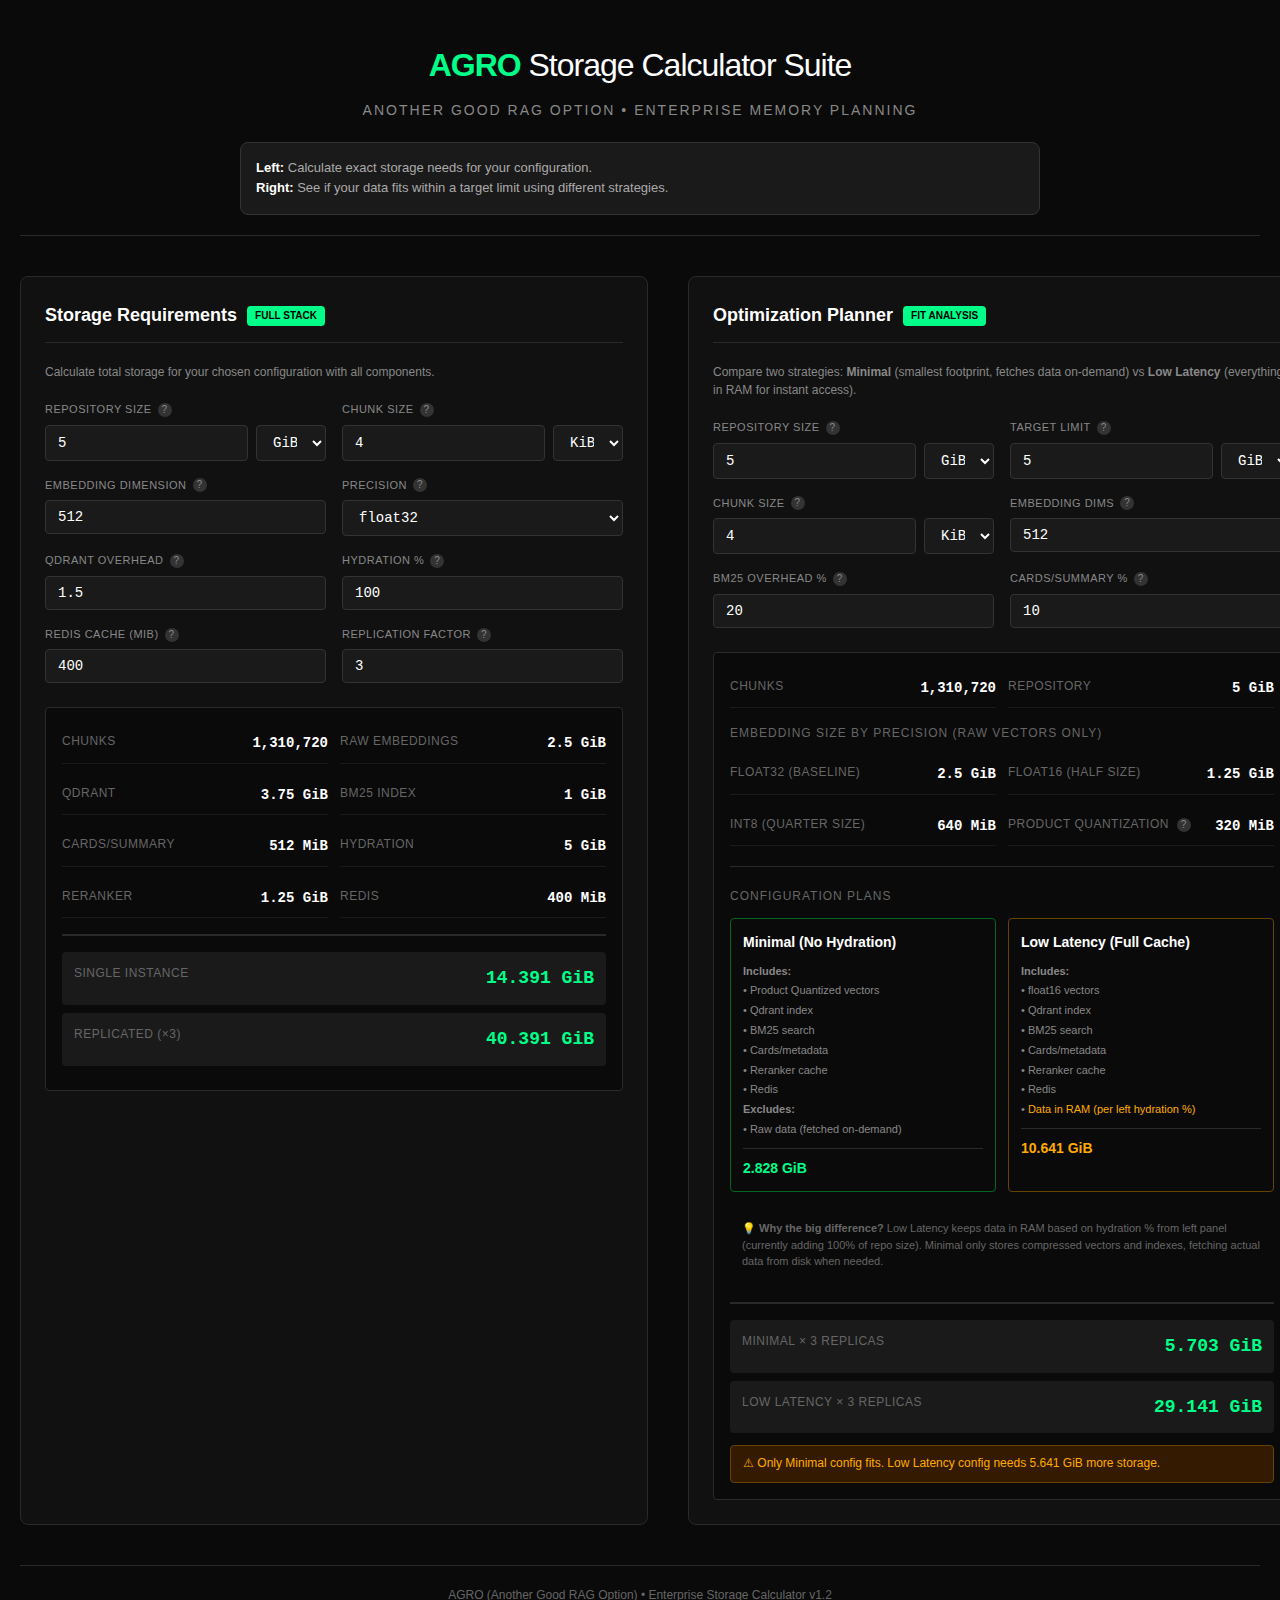
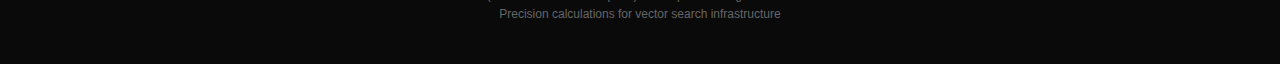
<file: ui/rag-calculator.html>
<!DOCTYPE html>
<html lang="en">
<head>
    <meta charset="UTF-8">
    <meta name="viewport" content="width=device-width, initial-scale=1.0">
    <title>AGRO - Enterprise RAG Storage Calculator</title>
    <!-- AGRO Storage Calculator v1.2 - With helpful tooltips and clear explanations -->
    <style>
        * {
            margin: 0;
            padding: 0;
            box-sizing: border-box;
        }

        body {
            font-family: 'Inter', -apple-system, BlinkMacSystemFont, 'Segoe UI', Roboto, sans-serif;
            background: #0a0a0a;
            color: #ffffff;
            line-height: 1.6;
            padding: 40px 20px;
        }

        .main-container {
            max-width: 1400px;
            margin: 0 auto;
        }

        .header {
            text-align: center;
            margin-bottom: 40px;
            padding-bottom: 20px;
            border-bottom: 1px solid #2a2a2a;
        }

        .header h1 {
            font-size: 32px;
            font-weight: 300;
            letter-spacing: -1px;
            margin-bottom: 8px;
        }

        .header .brand {
            font-weight: 700;
            color: #00ff88;
        }

        .header .subtitle {
            color: #888;
            font-size: 14px;
            text-transform: uppercase;
            letter-spacing: 2px;
        }

        .calculators-grid {
            display: grid;
            grid-template-columns: 1fr 1fr;
            gap: 40px;
            margin-bottom: 40px;
        }

        @media (max-width: 1024px) {
            .calculators-grid {
                grid-template-columns: 1fr;
            }
        }

        .calculator {
            background: #111111;
            border: 1px solid #2a2a2a;
            border-radius: 8px;
            padding: 24px;
        }

        .calculator-title {
            font-size: 18px;
            font-weight: 600;
            margin-bottom: 20px;
            padding-bottom: 12px;
            border-bottom: 1px solid #2a2a2a;
            display: flex;
            align-items: center;
            gap: 10px;
        }

        .calculator-badge {
            background: #00ff88;
            color: #000;
            padding: 2px 8px;
            border-radius: 4px;
            font-size: 10px;
            font-weight: 700;
            text-transform: uppercase;
        }

        .input-section {
            margin-bottom: 24px;
        }

        .input-row {
            display: grid;
            grid-template-columns: 1fr 1fr;
            gap: 16px;
            margin-bottom: 16px;
        }

        .input-group {
            display: flex;
            flex-direction: column;
        }

        .input-group.full-width {
            grid-column: span 2;
        }

        label {
            font-size: 11px;
            color: #888;
            text-transform: uppercase;
            letter-spacing: 0.5px;
            margin-bottom: 6px;
            font-weight: 500;
        }

        .label-with-tooltip {
            display: flex;
            align-items: center;
            gap: 6px;
        }

        .tooltip {
            display: inline-block;
            width: 14px;
            height: 14px;
            background: #333;
            color: #888;
            border-radius: 50%;
            font-size: 10px;
            text-align: center;
            line-height: 14px;
            cursor: help;
            position: relative;
            font-weight: 400;
            text-transform: none;
        }

        .tooltip:hover {
            background: #00ff88;
            color: #000;
        }

        .tooltip:hover::after {
            content: attr(data-tooltip);
            position: absolute;
            bottom: 20px;
            left: 50%;
            transform: translateX(-50%);
            background: #fff;
            color: #000;
            padding: 8px 12px;
            border-radius: 6px;
            font-size: 12px;
            white-space: nowrap;
            z-index: 10;
            max-width: 250px;
            white-space: normal;
            box-shadow: 0 4px 12px rgba(0,0,0,0.3);
            font-weight: 400;
            letter-spacing: normal;
        }

        input, select {
            background: #1a1a1a;
            border: 1px solid #333;
            color: #fff;
            padding: 8px 12px;
            border-radius: 4px;
            font-size: 14px;
            font-family: 'SF Mono', 'Monaco', 'Inconsolata', monospace;
            transition: all 0.2s;
        }

        input:focus, select:focus {
            outline: none;
            border-color: #00ff88;
            background: #1f1f1f;
        }

        .unit-input {
            display: flex;
            gap: 8px;
        }

        .unit-input input {
            flex: 1;
        }

        .unit-input select {
            width: 70px;
        }

        .results {
            background: #0a0a0a;
            border: 1px solid #2a2a2a;
            border-radius: 4px;
            padding: 16px;
            margin-top: 20px;
        }

        .result-grid {
            display: grid;
            grid-template-columns: 1fr 1fr;
            gap: 12px;
            margin-bottom: 16px;
        }

        .result-item {
            display: flex;
            justify-content: space-between;
            padding: 8px 0;
            border-bottom: 1px solid #1a1a1a;
        }

        .result-label {
            font-size: 12px;
            color: #666;
            text-transform: uppercase;
            letter-spacing: 0.5px;
        }

        .result-value {
            font-size: 14px;
            font-weight: 600;
            color: #fff;
            font-family: 'SF Mono', 'Monaco', 'Inconsolata', monospace;
        }

        .total-row {
            margin-top: 16px;
            padding-top: 16px;
            border-top: 2px solid #2a2a2a;
        }

        .total-row .result-item {
            border: none;
            padding: 12px;
            background: #1a1a1a;
            border-radius: 4px;
            margin-bottom: 8px;
        }

        .total-row .result-value {
            font-size: 18px;
            color: #00ff88;
        }

        .warning {
            background: #331a00;
            border: 1px solid #664400;
            color: #ffaa00;
            padding: 8px 12px;
            border-radius: 4px;
            font-size: 12px;
            margin-top: 8px;
        }

        .success {
            background: #003311;
            border: 1px solid #006622;
            color: #00ff88;
            padding: 8px 12px;
            border-radius: 4px;
            font-size: 12px;
            margin-top: 8px;
        }

        .plans-section {
            margin-top: 20px;
            padding-top: 20px;
            border-top: 1px solid #2a2a2a;
        }

        .plan-title {
            font-size: 12px;
            text-transform: uppercase;
            color: #666;
            margin-bottom: 12px;
            letter-spacing: 1px;
        }

        .plan-grid {
            display: grid;
            grid-template-columns: 1fr 1fr;
            gap: 12px;
        }

        .plan-card {
            background: #0a0a0a;
            border: 1px solid #2a2a2a;
            padding: 12px;
            border-radius: 4px;
        }

        .plan-card.fits {
            border-color: #006622;
        }

        .plan-card.exceeds {
            border-color: #664400;
        }

        .plan-name {
            font-size: 14px;
            font-weight: 600;
            margin-bottom: 8px;
        }

        .plan-details {
            font-size: 11px;
            color: #888;
            line-height: 1.6;
        }

        .plan-total {
            margin-top: 8px;
            padding-top: 8px;
            border-top: 1px solid #2a2a2a;
            font-size: 14px;
            font-weight: 600;
        }

        .fits .plan-total {
            color: #00ff88;
        }

        .exceeds .plan-total {
            color: #ffaa00;
        }

        .footer {
            text-align: center;
            margin-top: 40px;
            padding-top: 20px;
            border-top: 1px solid #2a2a2a;
            color: #666;
            font-size: 12px;
        }

        .footer a {
            color: #00ff88;
            text-decoration: none;
        }
    </style>
</head>
<body>
    <div class="main-container">
        <div class="header">
            <h1><span class="brand">AGRO</span> Storage Calculator Suite</h1>
            <p class="subtitle">Another Good RAG Option • Enterprise Memory Planning</p>
            <div style="max-width: 800px; margin: 20px auto 0; padding: 15px; background: #1a1a1a; border-radius: 8px; border: 1px solid #333;">
                <p style="color: #aaa; font-size: 13px; line-height: 1.6; text-align: left;">
                    <strong style="color: #fff;">Left:</strong> Calculate exact storage needs for your configuration.<br>
                    <strong style="color: #fff;">Right:</strong> See if your data fits within a target limit using different strategies.
                </p>
            </div>
        </div>

        <div class="calculators-grid">
            <!-- Calculator 1: Comprehensive Storage Requirements -->
            <div class="calculator">
                <div class="calculator-title">
                    Storage Requirements
                    <span class="calculator-badge">Full Stack</span>
                </div>

                <p style="font-size: 12px; color: #888; margin-bottom: 20px; line-height: 1.5;">
                    Calculate total storage for your chosen configuration with all components.
                </p>

                <div class="input-section">
                    <div class="input-row">
                        <div class="input-group">
                            <label for="calc1-repoSize">
                                <div class="label-with-tooltip">
                                    Repository Size
                                    <span class="tooltip" data-tooltip="Total size of your data/documents to index">?</span>
                                </div>
                            </label>
                            <div class="unit-input">
                                <input type="number" id="calc1-repoSize" value="5" step="0.1" min="0.1" aria-label="Repository size value">
                                <select id="calc1-repoUnit" aria-label="Repository size unit">
                                    <option value="1073741824" selected>GiB</option>
                                    <option value="1099511627776">TiB</option>
                                    <option value="1048576">MiB</option>
                                </select>
                            </div>
                        </div>
                        <div class="input-group">
                            <label for="calc1-chunkSize">
                                <div class="label-with-tooltip">
                                    Chunk Size
                                    <span class="tooltip" data-tooltip="Size of text chunks for embedding. Typically 1-8 KiB">?</span>
                                </div>
                            </label>
                            <div class="unit-input">
                                <input type="number" id="calc1-chunkSize" value="4" step="1" min="0.001" aria-label="Chunk size value">
                                <select id="calc1-chunkUnit" aria-label="Chunk size unit">
                                    <option value="1024" selected>KiB</option>
                                    <option value="1048576">MiB</option>
                                </select>
                            </div>
                        </div>
                    </div>

                    <div class="input-row">
                        <div class="input-group">
                            <label for="calc1-embDim">
                                <div class="label-with-tooltip">
                                    Embedding Dimension
                                    <span class="tooltip" data-tooltip="Vector size: 512 (small), 768 (BERT), 1536 (OpenAI)">?</span>
                                </div>
                            </label>
                            <input type="number" id="calc1-embDim" value="512" step="1" min="1" aria-label="Embedding dimension">
                        </div>
                        <div class="input-group">
                            <label for="calc1-precision">
                                <div class="label-with-tooltip">
                                    Precision
                                    <span class="tooltip" data-tooltip="float32: full precision, float16: half size, int8: quarter size">?</span>
                                </div>
                            </label>
                            <select id="calc1-precision" aria-label="Data precision">
                                <option value="4" selected>float32</option>
                                <option value="2">float16</option>
                                <option value="1">int8</option>
                            </select>
                        </div>
                    </div>

                    <div class="input-row">
                        <div class="input-group">
                            <label for="calc1-qdrant">
                                <div class="label-with-tooltip">
                                    Qdrant Overhead
                                    <span class="tooltip" data-tooltip="Vector DB index overhead. Typically 1.5x embedding size">?</span>
                                </div>
                            </label>
                            <input type="number" id="calc1-qdrant" value="1.5" step="0.1" min="1" aria-label="Qdrant overhead multiplier">
                        </div>
                        <div class="input-group">
                            <label for="calc1-hydration">
                                <div class="label-with-tooltip">
                                    Hydration %
                                    <span class="tooltip" data-tooltip="% of raw data kept in RAM for instant retrieval. 0% = fetch from disk, 100% = everything in memory">?</span>
                                </div>
                            </label>
                            <input type="number" id="calc1-hydration" value="100" step="10" min="0" max="100" aria-label="Hydration percentage">
                        </div>
                    </div>

                    <div class="input-row">
                        <div class="input-group">
                            <label for="calc1-redis">
                                <div class="label-with-tooltip">
                                    Redis Cache (MiB)
                                    <span class="tooltip" data-tooltip="Session/chat memory storage">?</span>
                                </div>
                            </label>
                            <input type="number" id="calc1-redis" value="400" step="50" min="0" aria-label="Redis cache size">
                        </div>
                        <div class="input-group">
                            <label for="calc1-replication">
                                <div class="label-with-tooltip">
                                    Replication Factor
                                    <span class="tooltip" data-tooltip="Number of copies for HA/scaling">?</span>
                                </div>
                            </label>
                            <input type="number" id="calc1-replication" value="3" step="1" min="1" aria-label="Replication factor">
                        </div>
                    </div>
                </div>

                <div class="results">
                    <div class="result-grid">
                        <div class="result-item">
                            <span class="result-label">Chunks</span>
                            <span class="result-value" id="calc1-chunks">-</span>
                        </div>
                        <div class="result-item">
                            <span class="result-label">Raw Embeddings</span>
                            <span class="result-value" id="calc1-embeddings">-</span>
                        </div>
                        <div class="result-item">
                            <span class="result-label">Qdrant</span>
                            <span class="result-value" id="calc1-qdrantSize">-</span>
                        </div>
                        <div class="result-item">
                            <span class="result-label">BM25 Index</span>
                            <span class="result-value" id="calc1-bm25">-</span>
                        </div>
                        <div class="result-item">
                            <span class="result-label">Cards/Summary</span>
                            <span class="result-value" id="calc1-cards">-</span>
                        </div>
                        <div class="result-item">
                            <span class="result-label">Hydration</span>
                            <span class="result-value" id="calc1-hydr">-</span>
                        </div>
                        <div class="result-item">
                            <span class="result-label">Reranker</span>
                            <span class="result-value" id="calc1-reranker">-</span>
                        </div>
                        <div class="result-item">
                            <span class="result-label">Redis</span>
                            <span class="result-value" id="calc1-redisSize">-</span>
                        </div>
                    </div>

                    <div class="total-row">
                        <div class="result-item">
                            <span class="result-label">Single Instance</span>
                            <span class="result-value" id="calc1-single">-</span>
                        </div>
                        <div class="result-item">
                            <span class="result-label">Replicated (×<span id="calc1-repFactor">3</span>)</span>
                            <span class="result-value" id="calc1-replicated">-</span>
                        </div>
                    </div>
                </div>
            </div>

            <!-- Calculator 2: Optimization & Fitting -->
            <div class="calculator">
                <div class="calculator-title">
                    Optimization Planner
                    <span class="calculator-badge">Fit Analysis</span>
                </div>

                <p style="font-size: 12px; color: #888; margin-bottom: 20px; line-height: 1.5;">
                    Compare two strategies: <strong>Minimal</strong> (smallest footprint, fetches data on-demand) vs <strong>Low Latency</strong> (everything in RAM for instant access).
                </p>

                <div class="input-section">
                    <div class="input-row">
                        <div class="input-group">
                            <label for="calc2-repoSize">
                                <div class="label-with-tooltip">
                                    Repository Size
                                    <span class="tooltip" data-tooltip="Same as left calculator - your total data">?</span>
                                </div>
                            </label>
                            <div class="unit-input">
                                <input type="number" id="calc2-repoSize" value="5" step="0.1" min="0.1" aria-label="Repository size value">
                                <select id="calc2-repoUnit" aria-label="Repository size unit">
                                    <option value="1073741824" selected>GiB</option>
                                    <option value="1099511627776">TiB</option>
                                    <option value="1048576">MiB</option>
                                </select>
                            </div>
                        </div>
                        <div class="input-group">
                            <label for="calc2-targetSize">
                                <div class="label-with-tooltip">
                                    Target Limit
                                    <span class="tooltip" data-tooltip="Max storage you want to use">?</span>
                                </div>
                            </label>
                            <div class="unit-input">
                                <input type="number" id="calc2-targetSize" value="5" step="0.5" min="0.1" aria-label="Target storage limit">
                                <select id="calc2-targetUnit" aria-label="Target limit unit">
                                    <option value="1073741824" selected>GiB</option>
                                    <option value="1099511627776">TiB</option>
                                </select>
                            </div>
                        </div>
                    </div>

                    <div class="input-row">
                        <div class="input-group">
                            <label for="calc2-chunkSize">
                                <div class="label-with-tooltip">
                                    Chunk Size
                                    <span class="tooltip" data-tooltip="Smaller chunks = more vectors = more storage">?</span>
                                </div>
                            </label>
                            <div class="unit-input">
                                <input type="number" id="calc2-chunkSize" value="4" step="1" min="0.001" aria-label="Chunk size value">
                                <select id="calc2-chunkUnit" aria-label="Chunk size unit">
                                    <option value="1024" selected>KiB</option>
                                    <option value="1048576">MiB</option>
                                </select>
                            </div>
                        </div>
                        <div class="input-group">
                            <label for="calc2-embDim">
                                <div class="label-with-tooltip">
                                    Embedding Dims
                                    <span class="tooltip" data-tooltip="Must match your model choice">?</span>
                                </div>
                            </label>
                            <input type="number" id="calc2-embDim" value="512" step="1" min="1" aria-label="Embedding dimension">
                        </div>
                    </div>

                    <div class="input-row">
                        <div class="input-group">
                            <label for="calc2-bm25pct">
                                <div class="label-with-tooltip">
                                    BM25 Overhead %
                                    <span class="tooltip" data-tooltip="Text search index, typically 20% of data">?</span>
                                </div>
                            </label>
                            <input type="number" id="calc2-bm25pct" value="20" step="5" min="0" max="100" aria-label="BM25 overhead percentage">
                        </div>
                        <div class="input-group">
                            <label for="calc2-cardspct">
                                <div class="label-with-tooltip">
                                    Cards/Summary %
                                    <span class="tooltip" data-tooltip="Metadata/summaries, typically 10% of data">?</span>
                                </div>
                            </label>
                            <input type="number" id="calc2-cardspct" value="10" step="5" min="0" max="100" aria-label="Cards/summary percentage">
                        </div>
                    </div>
                </div>

                <div class="results">
                    <div class="result-grid">
                        <div class="result-item">
                            <span class="result-label">Chunks</span>
                            <span class="result-value" id="calc2-chunks">-</span>
                        </div>
                        <div class="result-item">
                            <span class="result-label">Repository</span>
                            <span class="result-value" id="calc2-baseStorage">-</span>
                        </div>
                    </div>

                    <div class="plan-title">Embedding Size by Precision (raw vectors only)</div>
                    <div class="result-grid">
                        <div class="result-item">
                            <span class="result-label">float32 (baseline)</span>
                            <span class="result-value" id="calc2-float32">-</span>
                        </div>
                        <div class="result-item">
                            <span class="result-label">float16 (half size)</span>
                            <span class="result-value" id="calc2-float16">-</span>
                        </div>
                        <div class="result-item">
                            <span class="result-label">int8 (quarter size)</span>
                            <span class="result-value" id="calc2-int8">-</span>
                        </div>
                        <div class="result-item">
                            <span class="result-label">
                                Product Quantization
                                <span class="tooltip" data-tooltip="Aggressive compression: 8× smaller but ~5% accuracy loss" style="margin-left: 4px;">?</span>
                            </span>
                            <span class="result-value" id="calc2-pq8">-</span>
                        </div>
                    </div>

                    <div class="plans-section">
                        <div class="plan-title">Configuration Plans</div>
                        <div class="plan-grid">
                            <div class="plan-card" id="calc2-aggressive-plan">
                                <div class="plan-name">Minimal (No Hydration)</div>
                                <div class="plan-details" id="calc2-aggressive-details" style="line-height: 1.8;">
                                    <strong>Includes:</strong><br>
                                    • Product Quantized vectors<br>
                                    • Qdrant index<br>
                                    • BM25 search<br>
                                    • Cards/metadata<br>
                                    • Reranker cache<br>
                                    • Redis<br>
                                    <strong>Excludes:</strong><br>
                                    • Raw data (fetched on-demand)
                                </div>
                                <div class="plan-total" id="calc2-aggressive-total">-</div>
                            </div>
                            <div class="plan-card" id="calc2-conservative-plan">
                                <div class="plan-name">Low Latency (Full Cache)</div>
                                <div class="plan-details" id="calc2-conservative-details" style="line-height: 1.8;">
                                    <strong>Includes:</strong><br>
                                    • float16 vectors<br>
                                    • Qdrant index<br>
                                    • BM25 search<br>
                                    • Cards/metadata<br>
                                    • Reranker cache<br>
                                    • Redis<br>
                                    • <span style="color: #ffaa00;">Data in RAM (per left hydration %)</span>
                                </div>
                                <div class="plan-total" id="calc2-conservative-total">-</div>
                            </div>
                        </div>

                        <p style="font-size: 11px; color: #666; margin: 16px 0 8px; padding: 12px; background: #0a0a0a; border-radius: 4px; line-height: 1.5;">
                            💡 <strong>Why the big difference?</strong> Low Latency keeps data in RAM based on hydration % from left panel (currently adding <span id="hydrationInfo">100%</span> of repo size). Minimal only stores compressed vectors and indexes, fetching actual data from disk when needed.
                        </p>

                        <div class="total-row" style="margin-top: 20px;">
                            <div class="result-item">
                                <span class="result-label">Minimal × <span id="calc2-aggRepFactor">3</span> replicas</span>
                                <span class="result-value" id="calc2-aggressive-replicated">-</span>
                            </div>
                            <div class="result-item">
                                <span class="result-label">Low Latency × <span id="calc2-consRepFactor">3</span> replicas</span>
                                <span class="result-value" id="calc2-conservative-replicated">-</span>
                            </div>
                        </div>

                        <div id="calc2-status" style="margin-top: 12px;"></div>
                    </div>
                </div>
            </div>
        </div>

        <div class="footer">
            <p>AGRO (Another Good RAG Option) • Enterprise Storage Calculator v1.2</p>
            <p>Precision calculations for vector search infrastructure</p>
        </div>
    </div>

    <script>
        // Improved formatBytes function with consistent formatting
        function formatBytes(bytes) {
            if (!isFinite(bytes) || bytes === 0) return '0 B';
            const abs = Math.abs(bytes);
            const KB = 1024;
            const MB = KB * 1024;
            const GB = MB * 1024;
            const TB = GB * 1024;
            const nf = new Intl.NumberFormat('en-US', { maximumFractionDigits: 3 });

            if (abs < KB) return `${bytes.toFixed(0)} B`;
            if (abs < MB) return `${nf.format(bytes / KB)} KiB`;
            if (abs < GB) return `${nf.format(bytes / MB)} MiB`;
            if (abs < TB) return `${nf.format(bytes / GB)} GiB`;
            return `${nf.format(bytes / TB)} TiB`;
        }

        function formatNumber(num) {
            return new Intl.NumberFormat('en-US').format(num);
        }

        // Calculator 1: Full Storage Requirements
        function calculateStorage1() {
            const R = parseFloat(document.getElementById('calc1-repoSize').value) *
                     parseFloat(document.getElementById('calc1-repoUnit').value);
            const C = parseFloat(document.getElementById('calc1-chunkSize').value) *
                     parseFloat(document.getElementById('calc1-chunkUnit').value);

            // Guard against invalid chunk size
            if (!C || C <= 0) {
                console.warn("Chunk size must be > 0");
                return;
            }

            const D = parseFloat(document.getElementById('calc1-embDim').value);
            const B = parseFloat(document.getElementById('calc1-precision').value);
            const Q = parseFloat(document.getElementById('calc1-qdrant').value);
            const hydrationPct = parseFloat(document.getElementById('calc1-hydration').value) / 100;
            const redisBytes = parseFloat(document.getElementById('calc1-redis').value) * 1048576;
            const replFactor = parseFloat(document.getElementById('calc1-replication').value);

            // Calculate
            const N = Math.ceil(R / C);
            const E = N * D * B;
            const Q_bytes = E * Q;
            const BM25 = 0.20 * R;
            const CARDS = 0.10 * R;
            const HYDR = hydrationPct * R;
            const RER = 0.5 * E;

            // Update display
            document.getElementById('calc1-chunks').textContent = formatNumber(N);
            document.getElementById('calc1-embeddings').textContent = formatBytes(E);
            document.getElementById('calc1-qdrantSize').textContent = formatBytes(Q_bytes);
            document.getElementById('calc1-bm25').textContent = formatBytes(BM25);
            document.getElementById('calc1-cards').textContent = formatBytes(CARDS);
            document.getElementById('calc1-hydr').textContent = formatBytes(HYDR);
            document.getElementById('calc1-reranker').textContent = formatBytes(RER);
            document.getElementById('calc1-redisSize').textContent = formatBytes(redisBytes);

            // Totals
            const singleTotal = E + Q_bytes + BM25 + CARDS + HYDR + RER + redisBytes;
            const criticalComponents = E + Q_bytes + HYDR + CARDS + RER;
            const replicatedTotal = singleTotal + (replFactor - 1) * criticalComponents;

            document.getElementById('calc1-single').textContent = formatBytes(singleTotal);
            document.getElementById('calc1-replicated').textContent = formatBytes(replicatedTotal);
            document.getElementById('calc1-repFactor').textContent = replFactor;
        }

        // Calculator 2: Optimization & Fitting (corrected version)
        function calculateStorage2() {
            // Read base values (uses same unit semantics as calc1)
            const R = parseFloat(document.getElementById('calc2-repoSize').value) *
                      parseFloat(document.getElementById('calc2-repoUnit').value);

            const targetBytes = parseFloat(document.getElementById('calc2-targetSize').value) *
                                parseFloat(document.getElementById('calc2-targetUnit').value);

            const C = parseFloat(document.getElementById('calc2-chunkSize').value) *
                      parseFloat(document.getElementById('calc2-chunkUnit').value);

            // Guard against invalid chunk size
            if (!C || C <= 0) {
                console.warn("Chunk size must be > 0");
                return;
            }

            const D = parseFloat(document.getElementById('calc2-embDim').value);
            const bm25Pct = parseFloat(document.getElementById('calc2-bm25pct').value) / 100;
            const cardsPct = parseFloat(document.getElementById('calc2-cardspct').value) / 100;

            // Try to reuse calc1 inputs if present (keeps both calculators consistent)
            const qdrantMultiplier = (document.getElementById('calc1-qdrant') ? parseFloat(document.getElementById('calc1-qdrant').value) : 1.5);
            const hydrationPct = (document.getElementById('calc1-hydration') ? (parseFloat(document.getElementById('calc1-hydration').value) / 100) : 1.0);
            const redisBytesInput = (document.getElementById('calc1-redis') ? parseFloat(document.getElementById('calc1-redis').value) * 1048576 : 390 * 1048576);
            const replicationFactor = (document.getElementById('calc1-replication') ? parseFloat(document.getElementById('calc1-replication').value) : 3);

            // Derived values
            const N = Math.ceil(R / C);
            const E_float32 = N * D * 4;
            const E_float16 = E_float32 / 2;
            const E_int8 = E_float32 / 4;
            const E_pq8 = E_float32 / 8;

            const BM25 = bm25Pct * R;
            const CARDS = cardsPct * R;

            // Update display
            document.getElementById('calc2-chunks').textContent = formatNumber(N);
            document.getElementById('calc2-baseStorage').textContent = formatBytes(R);
            document.getElementById('calc2-float32').textContent = formatBytes(E_float32);
            document.getElementById('calc2-float16').textContent = formatBytes(E_float16);
            document.getElementById('calc2-int8').textContent = formatBytes(E_int8);
            document.getElementById('calc2-pq8').textContent = formatBytes(E_pq8);

            // Aggressive plan: PQ 8x, no local hydration (hydrate = 0)
            const aggressiveEmbedding = E_pq8;
            const aggressiveQ = E_pq8 * qdrantMultiplier;
            const aggressiveRer = 0.5 * E_pq8; // reranker scaled with PQ embedding bytes
            const aggressiveTotal = aggressiveEmbedding + aggressiveQ + BM25 + CARDS + redisBytesInput + aggressiveRer;
            const aggressiveCritical = aggressiveEmbedding + aggressiveQ + CARDS + aggressiveRer; // no hydration
            const aggressiveReplicated = aggressiveTotal + (replicationFactor - 1) * aggressiveCritical;
            const aggressiveFits = aggressiveTotal <= targetBytes;

            document.getElementById('calc2-aggressive-total').textContent = formatBytes(aggressiveTotal);
            document.getElementById('calc2-aggressive-replicated').textContent = formatBytes(aggressiveReplicated);
            document.getElementById('calc2-aggressive-plan').className = 'plan-card ' + (aggressiveFits ? 'fits' : 'exceeds');

                            // Conservative plan: float16 precision, full hydration
            const conservativeEmbedding = E_float16;
            const conservativeQ = conservativeEmbedding * qdrantMultiplier;
            const conservativeRer = 0.5 * conservativeEmbedding;
            const conservativeHydration = hydrationPct * R;
            const conservativeTotal = conservativeEmbedding + conservativeQ + conservativeHydration + BM25 + CARDS + conservativeRer + redisBytesInput;
            const conservativeCritical = conservativeEmbedding + conservativeQ + conservativeHydration + CARDS + conservativeRer;
            const conservativeReplicated = conservativeTotal + (replicationFactor - 1) * conservativeCritical;
            const conservativeFits = conservativeTotal <= targetBytes;

            document.getElementById('calc2-conservative-total').textContent = formatBytes(conservativeTotal);
            document.getElementById('calc2-conservative-replicated').textContent = formatBytes(conservativeReplicated);
            document.getElementById('calc2-conservative-plan').className = 'plan-card ' + (conservativeFits ? 'fits' : 'exceeds');

            // Update replication factor display
            document.getElementById('calc2-aggRepFactor').textContent = replicationFactor;
            document.getElementById('calc2-consRepFactor').textContent = replicationFactor;

            // Update hydration info display
            const hydrationInfoEl = document.getElementById('hydrationInfo');
            if (hydrationInfoEl) {
                hydrationInfoEl.textContent = Math.round(hydrationPct * 100) + '%';
            }

            // Status message
            const statusEl = document.getElementById('calc2-status');
            if (aggressiveFits && conservativeFits) {
                statusEl.className = 'success';
                statusEl.textContent = '✓ Both configurations fit within your ' + formatBytes(targetBytes) + ' limit';
            } else if (aggressiveFits) {
                statusEl.className = 'warning';
                statusEl.textContent = '⚠ Only Minimal config fits. Low Latency config needs ' + formatBytes(conservativeTotal - targetBytes) + ' more storage.';
            } else {
                statusEl.className = 'warning';
                statusEl.textContent = '⚠ Both exceed limit. Minimal needs ' + formatBytes(aggressiveTotal - targetBytes) + ' more. Consider larger chunks or stronger compression.';
            }
        }

        // Event listeners for Calculator 1
        ['calc1-repoSize', 'calc1-repoUnit', 'calc1-chunkSize', 'calc1-chunkUnit',
         'calc1-embDim', 'calc1-precision', 'calc1-qdrant', 'calc1-hydration',
         'calc1-redis', 'calc1-replication'].forEach(id => {
            document.getElementById(id).addEventListener('input', () => {
                calculateStorage1();
                calculateStorage2(); // Recalc calc2 when calc1 shared params change
            });
        });

        // Event listeners for Calculator 2
        ['calc2-repoSize', 'calc2-repoUnit', 'calc2-targetSize', 'calc2-targetUnit',
         'calc2-chunkSize', 'calc2-chunkUnit', 'calc2-embDim', 'calc2-bm25pct',
         'calc2-cardspct'].forEach(id => {
            document.getElementById(id).addEventListener('input', calculateStorage2);
        });

        // Initial calculations
        calculateStorage1();
        calculateStorage2();
    </script>
</body>
</html>
</file>
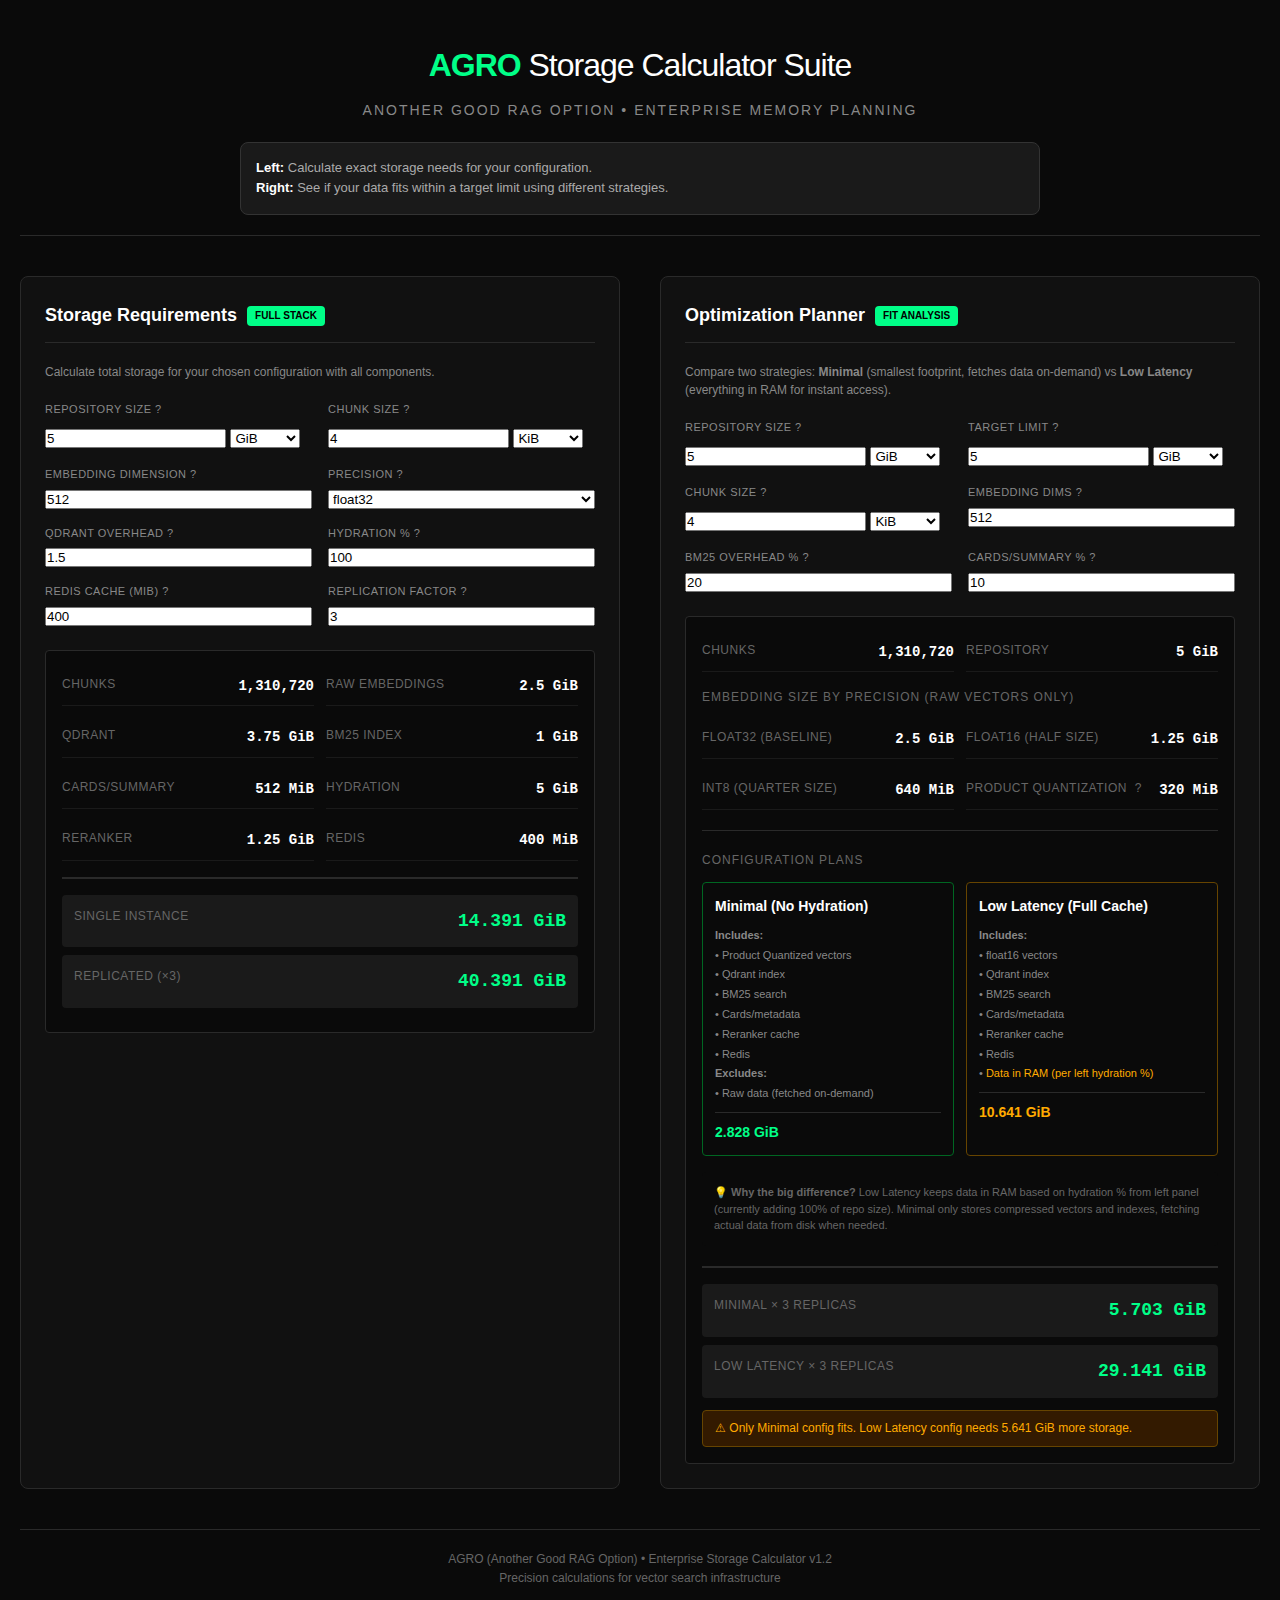
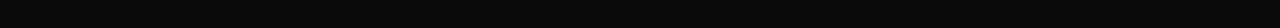
<file: public/agro/rag-calculator.html>
<!DOCTYPE html>
<html lang="en">
<head>
    <meta charset="UTF-8">
    <meta name="viewport" content="width=device-width, initial-scale=1.0">
    <title>AGRO - Enterprise RAG Storage Calculator</title>
    <!-- AGRO Storage Calculator v1.2 - With helpful tooltips and clear explanations -->
    <style>
        * {
            margin: 0;
            padding: 0;
            box-sizing: border-box;
        }

        body {
            font-family: 'Inter', -apple-system, BlinkMacSystemFont, 'Segoe UI', Roboto, sans-serif;
            background: #0a0a0a;
            color: #ffffff;
            line-height: 1.6;
            padding: 40px 20px;
        }

        .main-container {
            max-width: 1400px;
            margin: 0 auto;
        }

        .header {
            text-align: center;
            margin-bottom: 40px;
            padding-bottom: 20px;
            border-bottom: 1px solid #2a2a2a;
        }

        .header h1 {
            font-size: 32px;
            font-weight: 300;
            letter-spacing: -1px;
            margin-bottom: 8px;
        }

        .header .brand {
            font-weight: 700;
            color: #00ff88;
        }

        .header .subtitle {
            color: #888;
            font-size: 14px;
            text-transform: uppercase;
            letter-spacing: 2px;
        }

        .calculators-grid {
            display: grid;
            grid-template-columns: 1fr 1fr;
            gap: 40px;
            margin-bottom: 40px;
        }

        @media (max-width: 1024px) {
            .calculators-grid {
                grid-template-columns: 1fr;
            }
        }

        .calculator {
            background: #111111;
            border: 1px solid #2a2a2a;
            border-radius: 8px;
            padding: 24px;
        }

        .calculator-title {
            font-size: 18px;
            font-weight: 600;
            margin-bottom: 20px;
            padding-bottom: 12px;
            border-bottom: 1px solid #2a2a2a;
            display: flex;
            align-items: center;
            gap: 10px;
        }

        .calculator-badge {
            background: #00ff88;
            color: #000;
            padding: 2px 8px;
            border-radius: 4px;
            font-size: 10px;
            font-weight: 700;
            text-transform: uppercase;
        }

        .input-section {
            margin-bottom: 24px;
        }

        .input-row {
            display: grid;
            grid-template-columns: 1fr 1fr;
            gap: 16px;
            margin-bottom: 16px;
        }

        .input-group {
            display: flex;
            flex-direction: column;
        }

        .input-group.full-width {
            grid-column: span 2;
        }

        label {
            font-size: 11px;
            color: #888;
            text-transform: uppercase;
            letter-spacing: 0.5px;
            margin-bottom: 6px;
            font-weight: 500;
        }

       c
        }

        .unit-input {
            display: flex;
            gap: 8px;
        }

        .unit-input input {
            flex: 1;
        }

        .unit-input select {
            width: 70px;
        }

        .results {
            background: #0a0a0a;
            border: 1px solid #2a2a2a;
            border-radius: 4px;
            padding: 16px;
            margin-top: 20px;
        }

        .result-grid {
            display: grid;
            grid-template-columns: 1fr 1fr;
            gap: 12px;
            margin-bottom: 16px;
        }

        .result-item {
            display: flex;
            justify-content: space-between;
            padding: 8px 0;
            border-bottom: 1px solid #1a1a1a;
        }

        .result-label {
            font-size: 12px;
            color: #666;
            text-transform: uppercase;
            letter-spacing: 0.5px;
        }

        .result-value {
            font-size: 14px;
            font-weight: 600;
            color: #fff;
            font-family: 'SF Mono', 'Monaco', 'Inconsolata', monospace;
        }

        .total-row {
            margin-top: 16px;
            padding-top: 16px;
            border-top: 2px solid #2a2a2a;
        }

        .total-row .result-item {
            border: none;
            padding: 12px;
            background: #1a1a1a;
            border-radius: 4px;
            margin-bottom: 8px;
        }

        .total-row .result-value {
            font-size: 18px;
            color: #00ff88;
        }

        .warning {
            background: #331a00;
            border: 1px solid #664400;
            color: #ffaa00;
            padding: 8px 12px;
            border-radius: 4px;
            font-size: 12px;
            margin-top: 8px;
        }

        .success {
            background: #003311;
            border: 1px solid #006622;
            color: #00ff88;
            padding: 8px 12px;
            border-radius: 4px;
            font-size: 12px;
            margin-top: 8px;
        }

        .plans-section {
            margin-top: 20px;
            padding-top: 20px;
            border-top: 1px solid #2a2a2a;
        }

        .plan-title {
            font-size: 12px;
            text-transform: uppercase;
            color: #666;
            margin-bottom: 12px;
            letter-spacing: 1px;
        }

        .plan-grid {
            display: grid;
            grid-template-columns: 1fr 1fr;
            gap: 12px;
        }

        .plan-card {
            background: #0a0a0a;
            border: 1px solid #2a2a2a;
            padding: 12px;
            border-radius: 4px;
        }

        .plan-card.fits {
            border-color: #006622;
        }

        .plan-card.exceeds {
            border-color: #664400;
        }

        .plan-name {
            font-size: 14px;
            font-weight: 600;
            margin-bottom: 8px;
        }

        .plan-details {
            font-size: 11px;
            color: #888;
            line-height: 1.6;
        }

        .plan-total {
            margin-top: 8px;
            padding-top: 8px;
            border-top: 1px solid #2a2a2a;
            font-size: 14px;
            font-weight: 600;
        }

        .fits .plan-total {
            color: #00ff88;
        }

        .exceeds .plan-total {
            color: #ffaa00;
        }

        .footer {
            text-align: center;
            margin-top: 40px;
            padding-top: 20px;
            border-top: 1px solid #2a2a2a;
            color: #666;
            font-size: 12px;
        }

        .footer a {
            color: #00ff88;
            text-decoration: none;
        }
    </style>
</head>
<body>
    <div class="main-container">
        <div class="header">
            <h1><span class="brand">AGRO</span> Storage Calculator Suite</h1>
            <p class="subtitle">Another Good RAG Option • Enterprise Memory Planning</p>
            <div style="max-width: 800px; margin: 20px auto 0; padding: 15px; background: #1a1a1a; border-radius: 8px; border: 1px solid #333;">
                <p style="color: #aaa; font-size: 13px; line-height: 1.6; text-align: left;">
                    <strong style="color: #fff;">Left:</strong> Calculate exact storage needs for your configuration.<br>
                    <strong style="color: #fff;">Right:</strong> See if your data fits within a target limit using different strategies.
                </p>
            </div>
        </div>

        <div class="calculators-grid">
            <!-- Calculator 1: Comprehensive Storage Requirements -->
            <div class="calculator">
                <div class="calculator-title">
                    Storage Requirements
                    <span class="calculator-badge">Full Stack</span>
                </div>

                <p style="font-size: 12px; color: #888; margin-bottom: 20px; line-height: 1.5;">
                    Calculate total storage for your chosen configuration with all components.
                </p>

                <div class="input-section">
                    <div class="input-row">
                        <div class="input-group">
                            <label for="calc1-repoSize">
                                <div class="label-with-tooltip">
                                    Repository Size
                                    <span class="tooltip" data-tooltip="Total size of your data/documents to index">?</span>
                                </div>
                            </label>
                            <div class="unit-input">
                                <input type="number" id="calc1-repoSize" value="5" step="0.1" min="0.1" aria-label="Repository size value">
                                <select id="calc1-repoUnit" aria-label="Repository size unit">
                                    <option value="1073741824" selected>GiB</option>
                                    <option value="1099511627776">TiB</option>
                                    <option value="1048576">MiB</option>
                                </select>
                            </div>
                        </div>
                        <div class="input-group">
                            <label for="calc1-chunkSize">
                                <div class="label-with-tooltip">
                                    Chunk Size
                                    <span class="tooltip" data-tooltip="Size of text chunks for embedding. Typically 1-8 KiB">?</span>
                                </div>
                            </label>
                            <div class="unit-input">
                                <input type="number" id="calc1-chunkSize" value="4" step="1" min="0.001" aria-label="Chunk size value">
                                <select id="calc1-chunkUnit" aria-label="Chunk size unit">
                                    <option value="1024" selected>KiB</option>
                                    <option value="1048576">MiB</option>
                                </select>
                            </div>
                        </div>
                    </div>

                    <div class="input-row">
                        <div class="input-group">
                            <label for="calc1-embDim">
                                <div class="label-with-tooltip">
                                    Embedding Dimension
                                    <span class="tooltip" data-tooltip="Vector size: 512 (small), 768 (BERT), 1536 (OpenAI)">?</span>
                                </div>
                            </label>
                            <input type="number" id="calc1-embDim" value="512" step="1" min="1" aria-label="Embedding dimension">
                        </div>
                        <div class="input-group">
                            <label for="calc1-precision">
                                <div class="label-with-tooltip">
                                    Precision
                                    <span class="tooltip" data-tooltip="float32: full precision, float16: half size, int8: quarter size">?</span>
                                </div>
                            </label>
                            <select id="calc1-precision" aria-label="Data precision">
                                <option value="4" selected>float32</option>
                                <option value="2">float16</option>
                                <option value="1">int8</option>
                            </select>
                        </div>
                    </div>

                    <div class="input-row">
                        <div class="input-group">
                            <label for="calc1-qdrant">
                                <div class="label-with-tooltip">
                                    Qdrant Overhead
                                    <span class="tooltip" data-tooltip="Vector DB index overhead. Typically 1.5x embedding size">?</span>
                                </div>
                            </label>
                            <input type="number" id="calc1-qdrant" value="1.5" step="0.1" min="1" aria-label="Qdrant overhead multiplier">
                        </div>
                        <div class="input-group">
                            <label for="calc1-hydration">
                                <div class="label-with-tooltip">
                                    Hydration %
                                    <span class="tooltip" data-tooltip="% of raw data kept in RAM for instant retrieval. 0% = fetch from disk, 100% = everything in memory">?</span>
                                </div>
                            </label>
                            <input type="number" id="calc1-hydration" value="100" step="10" min="0" max="100" aria-label="Hydration percentage">
                        </div>
                    </div>

                    <div class="input-row">
                        <div class="input-group">
                            <label for="calc1-redis">
                                <div class="label-with-tooltip">
                                    Redis Cache (MiB)
                                    <span class="tooltip" data-tooltip="Session/chat memory storage">?</span>
                                </div>
                            </label>
                            <input type="number" id="calc1-redis" value="400" step="50" min="0" aria-label="Redis cache size">
                        </div>
                        <div class="input-group">
                            <label for="calc1-replication">
                                <div class="label-with-tooltip">
                                    Replication Factor
                                    <span class="tooltip" data-tooltip="Number of copies for HA/scaling">?</span>
                                </div>
                            </label>
                            <input type="number" id="calc1-replication" value="3" step="1" min="1" aria-label="Replication factor">
                        </div>
                    </div>
                </div>

                <div class="results">
                    <div class="result-grid">
                        <div class="result-item">
                            <span class="result-label">Chunks</span>
                            <span class="result-value" id="calc1-chunks">-</span>
                        </div>
                        <div class="result-item">
                            <span class="result-label">Raw Embeddings</span>
                            <span class="result-value" id="calc1-embeddings">-</span>
                        </div>
                        <div class="result-item">
                            <span class="result-label">Qdrant</span>
                            <span class="result-value" id="calc1-qdrantSize">-</span>
                        </div>
                        <div class="result-item">
                            <span class="result-label">BM25 Index</span>
                            <span class="result-value" id="calc1-bm25">-</span>
                        </div>
                        <div class="result-item">
                            <span class="result-label">Cards/Summary</span>
                            <span class="result-value" id="calc1-cards">-</span>
                        </div>
                        <div class="result-item">
                            <span class="result-label">Hydration</span>
                            <span class="result-value" id="calc1-hydr">-</span>
                        </div>
                        <div class="result-item">
                            <span class="result-label">Reranker</span>
                            <span class="result-value" id="calc1-reranker">-</span>
                        </div>
                        <div class="result-item">
                            <span class="result-label">Redis</span>
                            <span class="result-value" id="calc1-redisSize">-</span>
                        </div>
                    </div>

                    <div class="total-row">
                        <div class="result-item">
                            <span class="result-label">Single Instance</span>
                            <span class="result-value" id="calc1-single">-</span>
                        </div>
                        <div class="result-item">
                            <span class="result-label">Replicated (×<span id="calc1-repFactor">3</span>)</span>
                            <span class="result-value" id="calc1-replicated">-</span>
                        </div>
                    </div>
                </div>
            </div>

            <!-- Calculator 2: Optimization & Fitting -->
            <div class="calculator">
                <div class="calculator-title">
                    Optimization Planner
                    <span class="calculator-badge">Fit Analysis</span>
                </div>

                <p style="font-size: 12px; color: #888; margin-bottom: 20px; line-height: 1.5;">
                    Compare two strategies: <strong>Minimal</strong> (smallest footprint, fetches data on-demand) vs <strong>Low Latency</strong> (everything in RAM for instant access).
                </p>

                <div class="input-section">
                    <div class="input-row">
                        <div class="input-group">
                            <label for="calc2-repoSize">
                                <div class="label-with-tooltip">
                                    Repository Size
                                    <span class="tooltip" data-tooltip="Same as left calculator - your total data">?</span>
                                </div>
                            </label>
                            <div class="unit-input">
                                <input type="number" id="calc2-repoSize" value="5" step="0.1" min="0.1" aria-label="Repository size value">
                                <select id="calc2-repoUnit" aria-label="Repository size unit">
                                    <option value="1073741824" selected>GiB</option>
                                    <option value="1099511627776">TiB</option>
                                    <option value="1048576">MiB</option>
                                </select>
                            </div>
                        </div>
                        <div class="input-group">
                            <label for="calc2-targetSize">
                                <div class="label-with-tooltip">
                                    Target Limit
                                    <span class="tooltip" data-tooltip="Max storage you want to use">?</span>
                                </div>
                            </label>
                            <div class="unit-input">
                                <input type="number" id="calc2-targetSize" value="5" step="0.5" min="0.1" aria-label="Target storage limit">
                                <select id="calc2-targetUnit" aria-label="Target limit unit">
                                    <option value="1073741824" selected>GiB</option>
                                    <option value="1099511627776">TiB</option>
                                </select>
                            </div>
                        </div>
                    </div>

                    <div class="input-row">
                        <div class="input-group">
                            <label for="calc2-chunkSize">
                                <div class="label-with-tooltip">
                                    Chunk Size
                                    <span class="tooltip" data-tooltip="Smaller chunks = more vectors = more storage">?</span>
                                </div>
                            </label>
                            <div class="unit-input">
                                <input type="number" id="calc2-chunkSize" value="4" step="1" min="0.001" aria-label="Chunk size value">
                                <select id="calc2-chunkUnit" aria-label="Chunk size unit">
                                    <option value="1024" selected>KiB</option>
                                    <option value="1048576">MiB</option>
                                </select>
                            </div>
                        </div>
                        <div class="input-group">
                            <label for="calc2-embDim">
                                <div class="label-with-tooltip">
                                    Embedding Dims
                                    <span class="tooltip" data-tooltip="Must match your model choice">?</span>
                                </div>
                            </label>
                            <input type="number" id="calc2-embDim" value="512" step="1" min="1" aria-label="Embedding dimension">
                        </div>
                    </div>

                    <div class="input-row">
                        <div class="input-group">
                            <label for="calc2-bm25pct">
                                <div class="label-with-tooltip">
                                    BM25 Overhead %
                                    <span class="tooltip" data-tooltip="Text search index, typically 20% of data">?</span>
                                </div>
                            </label>
                            <input type="number" id="calc2-bm25pct" value="20" step="5" min="0" max="100" aria-label="BM25 overhead percentage">
                        </div>
                        <div class="input-group">
                            <label for="calc2-cardspct">
                                <div class="label-with-tooltip">
                                    Cards/Summary %
                                    <span class="tooltip" data-tooltip="Metadata/summaries, typically 10% of data">?</span>
                                </div>
                            </label>
                            <input type="number" id="calc2-cardspct" value="10" step="5" min="0" max="100" aria-label="Cards/summary percentage">
                        </div>
                    </div>
                </div>

                <div class="results">
                    <div class="result-grid">
                        <div class="result-item">
                            <span class="result-label">Chunks</span>
                            <span class="result-value" id="calc2-chunks">-</span>
                        </div>
                        <div class="result-item">
                            <span class="result-label">Repository</span>
                            <span class="result-value" id="calc2-baseStorage">-</span>
                        </div>
                    </div>

                    <div class="plan-title">Embedding Size by Precision (raw vectors only)</div>
                    <div class="result-grid">
                        <div class="result-item">
                            <span class="result-label">float32 (baseline)</span>
                            <span class="result-value" id="calc2-float32">-</span>
                        </div>
                        <div class="result-item">
                            <span class="result-label">float16 (half size)</span>
                            <span class="result-value" id="calc2-float16">-</span>
                        </div>
                        <div class="result-item">
                            <span class="result-label">int8 (quarter size)</span>
                            <span class="result-value" id="calc2-int8">-</span>
                        </div>
                        <div class="result-item">
                            <span class="result-label">
                                Product Quantization
                                <span class="tooltip" data-tooltip="Aggressive compression: 8× smaller but ~5% accuracy loss" style="margin-left: 4px;">?</span>
                            </span>
                            <span class="result-value" id="calc2-pq8">-</span>
                        </div>
                    </div>

                    <div class="plans-section">
                        <div class="plan-title">Configuration Plans</div>
                        <div class="plan-grid">
                            <div class="plan-card" id="calc2-aggressive-plan">
                                <div class="plan-name">Minimal (No Hydration)</div>
                                <div class="plan-details" id="calc2-aggressive-details" style="line-height: 1.8;">
                                    <strong>Includes:</strong><br>
                                    • Product Quantized vectors<br>
                                    • Qdrant index<br>
                                    • BM25 search<br>
                                    • Cards/metadata<br>
                                    • Reranker cache<br>
                                    • Redis<br>
                                    <strong>Excludes:</strong><br>
                                    • Raw data (fetched on-demand)
                                </div>
                                <div class="plan-total" id="calc2-aggressive-total">-</div>
                            </div>
                            <div class="plan-card" id="calc2-conservative-plan">
                                <div class="plan-name">Low Latency (Full Cache)</div>
                                <div class="plan-details" id="calc2-conservative-details" style="line-height: 1.8;">
                                    <strong>Includes:</strong><br>
                                    • float16 vectors<br>
                                    • Qdrant index<br>
                                    • BM25 search<br>
                                    • Cards/metadata<br>
                                    • Reranker cache<br>
                                    • Redis<br>
                                    • <span style="color: #ffaa00;">Data in RAM (per left hydration %)</span>
                                </div>
                                <div class="plan-total" id="calc2-conservative-total">-</div>
                            </div>
                        </div>

                        <p style="font-size: 11px; color: #666; margin: 16px 0 8px; padding: 12px; background: #0a0a0a; border-radius: 4px; line-height: 1.5;">
                            💡 <strong>Why the big difference?</strong> Low Latency keeps data in RAM based on hydration % from left panel (currently adding <span id="hydrationInfo">100%</span> of repo size). Minimal only stores compressed vectors and indexes, fetching actual data from disk when needed.
                        </p>

                        <div class="total-row" style="margin-top: 20px;">
                            <div class="result-item">
                                <span class="result-label">Minimal × <span id="calc2-aggRepFactor">3</span> replicas</span>
                                <span class="result-value" id="calc2-aggressive-replicated">-</span>
                            </div>
                            <div class="result-item">
                                <span class="result-label">Low Latency × <span id="calc2-consRepFactor">3</span> replicas</span>
                                <span class="result-value" id="calc2-conservative-replicated">-</span>
                            </div>
                        </div>

                        <div id="calc2-status" style="margin-top: 12px;"></div>
                    </div>
                </div>
            </div>
        </div>

        <div class="footer">
            <p>AGRO (Another Good RAG Option) • Enterprise Storage Calculator v1.2</p>
            <p>Precision calculations for vector search infrastructure</p>
        </div>
    </div>

    <script>
        // Improved formatBytes function with consistent formatting
        function formatBytes(bytes) {
            if (!isFinite(bytes) || bytes === 0) return '0 B';
            const abs = Math.abs(bytes);
            const KB = 1024;
            const MB = KB * 1024;
            const GB = MB * 1024;
            const TB = GB * 1024;
            const nf = new Intl.NumberFormat('en-US', { maximumFractionDigits: 3 });

            if (abs < KB) return `${bytes.toFixed(0)} B`;
            if (abs < MB) return `${nf.format(bytes / KB)} KiB`;
            if (abs < GB) return `${nf.format(bytes / MB)} MiB`;
            if (abs < TB) return `${nf.format(bytes / GB)} GiB`;
            return `${nf.format(bytes / TB)} TiB`;
        }

        function formatNumber(num) {
            return new Intl.NumberFormat('en-US').format(num);
        }

        // Calculator 1: Full Storage Requirements
        function calculateStorage1() {
            const R = parseFloat(document.getElementById('calc1-repoSize').value) *
                     parseFloat(document.getElementById('calc1-repoUnit').value);
            const C = parseFloat(document.getElementById('calc1-chunkSize').value) *
                     parseFloat(document.getElementById('calc1-chunkUnit').value);

            // Guard against invalid chunk size
            if (!C || C <= 0) {
                console.warn("Chunk size must be > 0");
                return;
            }

            const D = parseFloat(document.getElementById('calc1-embDim').value);
            const B = parseFloat(document.getElementById('calc1-precision').value);
            const Q = parseFloat(document.getElementById('calc1-qdrant').value);
            const hydrationPct = parseFloat(document.getElementById('calc1-hydration').value) / 100;
            const redisBytes = parseFloat(document.getElementById('calc1-redis').value) * 1048576;
            const replFactor = parseFloat(document.getElementById('calc1-replication').value);

            // Calculate
            const N = Math.ceil(R / C);
            const E = N * D * B;
            const Q_bytes = E * Q;
            const BM25 = 0.20 * R;
            const CARDS = 0.10 * R;
            const HYDR = hydrationPct * R;
            const RER = 0.5 * E;

            // Update display
            document.getElementById('calc1-chunks').textContent = formatNumber(N);
            document.getElementById('calc1-embeddings').textContent = formatBytes(E);
            document.getElementById('calc1-qdrantSize').textContent = formatBytes(Q_bytes);
            document.getElementById('calc1-bm25').textContent = formatBytes(BM25);
            document.getElementById('calc1-cards').textContent = formatBytes(CARDS);
            document.getElementById('calc1-hydr').textContent = formatBytes(HYDR);
            document.getElementById('calc1-reranker').textContent = formatBytes(RER);
            document.getElementById('calc1-redisSize').textContent = formatBytes(redisBytes);

            // Totals
            const singleTotal = E + Q_bytes + BM25 + CARDS + HYDR + RER + redisBytes;
            const criticalComponents = E + Q_bytes + HYDR + CARDS + RER;
            const replicatedTotal = singleTotal + (replFactor - 1) * criticalComponents;

            document.getElementById('calc1-single').textContent = formatBytes(singleTotal);
            document.getElementById('calc1-replicated').textContent = formatBytes(replicatedTotal);
            document.getElementById('calc1-repFactor').textContent = replFactor;
        }

        // Calculator 2: Optimization & Fitting (corrected version)
        function calculateStorage2() {
            // Read base values (uses same unit semantics as calc1)
            const R = parseFloat(document.getElementById('calc2-repoSize').value) *
                      parseFloat(document.getElementById('calc2-repoUnit').value);

            const targetBytes = parseFloat(document.getElementById('calc2-targetSize').value) *
                                parseFloat(document.getElementById('calc2-targetUnit').value);

            const C = parseFloat(document.getElementById('calc2-chunkSize').value) *
                      parseFloat(document.getElementById('calc2-chunkUnit').value);

            // Guard against invalid chunk size
            if (!C || C <= 0) {
                console.warn("Chunk size must be > 0");
                return;
            }

            const D = parseFloat(document.getElementById('calc2-embDim').value);
            const bm25Pct = parseFloat(document.getElementById('calc2-bm25pct').value) / 100;
            const cardsPct = parseFloat(document.getElementById('calc2-cardspct').value) / 100;

            // Try to reuse calc1 inputs if present (keeps both calculators consistent)
            const qdrantMultiplier = (document.getElementById('calc1-qdrant') ? parseFloat(document.getElementById('calc1-qdrant').value) : 1.5);
            const hydrationPct = (document.getElementById('calc1-hydration') ? (parseFloat(document.getElementById('calc1-hydration').value) / 100) : 1.0);
            const redisBytesInput = (document.getElementById('calc1-redis') ? parseFloat(document.getElementById('calc1-redis').value) * 1048576 : 390 * 1048576);
            const replicationFactor = (document.getElementById('calc1-replication') ? parseFloat(document.getElementById('calc1-replication').value) : 3);

            // Derived values
            const N = Math.ceil(R / C);
            const E_float32 = N * D * 4;
            const E_float16 = E_float32 / 2;
            const E_int8 = E_float32 / 4;
            const E_pq8 = E_float32 / 8;

            const BM25 = bm25Pct * R;
            const CARDS = cardsPct * R;

            // Update display
            document.getElementById('calc2-chunks').textContent = formatNumber(N);
            document.getElementById('calc2-baseStorage').textContent = formatBytes(R);
            document.getElementById('calc2-float32').textContent = formatBytes(E_float32);
            document.getElementById('calc2-float16').textContent = formatBytes(E_float16);
            document.getElementById('calc2-int8').textContent = formatBytes(E_int8);
            document.getElementById('calc2-pq8').textContent = formatBytes(E_pq8);

            // Aggressive plan: PQ 8x, no local hydration (hydrate = 0)
            const aggressiveEmbedding = E_pq8;
            const aggressiveQ = E_pq8 * qdrantMultiplier;
            const aggressiveRer = 0.5 * E_pq8; // reranker scaled with PQ embedding bytes
            const aggressiveTotal = aggressiveEmbedding + aggressiveQ + BM25 + CARDS + redisBytesInput + aggressiveRer;
            const aggressiveCritical = aggressiveEmbedding + aggressiveQ + CARDS + aggressiveRer; // no hydration
            const aggressiveReplicated = aggressiveTotal + (replicationFactor - 1) * aggressiveCritical;
            const aggressiveFits = aggressiveTotal <= targetBytes;

            document.getElementById('calc2-aggressive-total').textContent = formatBytes(aggressiveTotal);
            document.getElementById('calc2-aggressive-replicated').textContent = formatBytes(aggressiveReplicated);
            document.getElementById('calc2-aggressive-plan').className = 'plan-card ' + (aggressiveFits ? 'fits' : 'exceeds');

                            // Conservative plan: float16 precision, full hydration
            const conservativeEmbedding = E_float16;
            const conservativeQ = conservativeEmbedding * qdrantMultiplier;
            const conservativeRer = 0.5 * conservativeEmbedding;
            const conservativeHydration = hydrationPct * R;
            const conservativeTotal = conservativeEmbedding + conservativeQ + conservativeHydration + BM25 + CARDS + conservativeRer + redisBytesInput;
            const conservativeCritical = conservativeEmbedding + conservativeQ + conservativeHydration + CARDS + conservativeRer;
            const conservativeReplicated = conservativeTotal + (replicationFactor - 1) * conservativeCritical;
            const conservativeFits = conservativeTotal <= targetBytes;

            document.getElementById('calc2-conservative-total').textContent = formatBytes(conservativeTotal);
            document.getElementById('calc2-conservative-replicated').textContent = formatBytes(conservativeReplicated);
            document.getElementById('calc2-conservative-plan').className = 'plan-card ' + (conservativeFits ? 'fits' : 'exceeds');

            // Update replication factor display
            document.getElementById('calc2-aggRepFactor').textContent = replicationFactor;
            document.getElementById('calc2-consRepFactor').textContent = replicationFactor;

            // Update hydration info display
            const hydrationInfoEl = document.getElementById('hydrationInfo');
            if (hydrationInfoEl) {
                hydrationInfoEl.textContent = Math.round(hydrationPct * 100) + '%';
            }

            // Status message
            const statusEl = document.getElementById('calc2-status');
            if (aggressiveFits && conservativeFits) {
                statusEl.className = 'success';
                statusEl.textContent = '✓ Both configurations fit within your ' + formatBytes(targetBytes) + ' limit';
            } else if (aggressiveFits) {
                statusEl.className = 'warning';
                statusEl.textContent = '⚠ Only Minimal config fits. Low Latency config needs ' + formatBytes(conservativeTotal - targetBytes) + ' more storage.';
            } else {
                statusEl.className = 'warning';
                statusEl.textContent = '⚠ Both exceed limit. Minimal needs ' + formatBytes(aggressiveTotal - targetBytes) + ' more. Consider larger chunks or stronger compression.';
            }
        }

        // Event listeners for Calculator 1
        ['calc1-repoSize', 'calc1-repoUnit', 'calc1-chunkSize', 'calc1-chunkUnit',
         'calc1-embDim', 'calc1-precision', 'calc1-qdrant', 'calc1-hydration',
         'calc1-redis', 'calc1-replication'].forEach(id => {
            document.getElementById(id).addEventListener('input', () => {
                calculateStorage1();
                calculateStorage2(); // Recalc calc2 when calc1 shared params change
            });
        });

        // Event listeners for Calculator 2
        ['calc2-repoSize', 'calc2-repoUnit', 'calc2-targetSize', 'calc2-targetUnit',
         'calc2-chunkSize', 'calc2-chunkUnit', 'calc2-embDim', 'calc2-bm25pct',
         'calc2-cardspct'].forEach(id => {
            document.getElementById(id).addEventListener('input', calculateStorage2);
        });

        // Initial calculations
        calculateStorage1();
        calculateStorage2();
    </script>
</body>
</html>
</file>
<file: gui/css/storage-calculator.css>
/* AGRO Storage Calculator v1.2 - CSS Styles */
/* All styles for the storage calculator component */

.storage-calc-wrapper {
    padding: 20px;
}

.storage-calc-header {
    text-align: center;
    margin-bottom: 40px;
    padding-bottom: 20px;
    border-bottom: 1px solid var(--line);
}

.storage-calc-header h1 {
    font-size: 32px;
    font-weight: 300;
    letter-spacing: -1px;
    margin-bottom: 8px;
}

.storage-calc-header .brand { font-weight: 700; color: var(--accent); }

.storage-calc-header .subtitle {
    color: var(--fg-muted);
    font-size: 14px;
    text-transform: uppercase;
    letter-spacing: 2px;
}

.storage-calc-header .info-box {
    max-width: 800px;
    margin: 20px auto 0;
    padding: 15px;
    background: var(--bg-elev2);
    border-radius: 8px;
    border: 1px solid var(--line);
}

.storage-calc-header .info-box p {
    color: var(--fg-muted);
    font-size: 13px;
    line-height: 1.6;
    text-align: left;
}

.storage-calc-header .info-box strong {
    color: var(--fg);
}

.calculators-grid {
    display: grid;
    grid-template-columns: 1fr 1fr;
    gap: 40px;
    margin-bottom: 40px;
}

@media (max-width: 1024px) {
    .calculators-grid {
        grid-template-columns: 1fr;
    }
}

.calculator {
    background: var(--panel);
    border: 1px solid var(--line);
    border-radius: 8px;
    padding: 24px;
}

.calculator-title {
    font-size: 18px;
    font-weight: 600;
    margin-bottom: 20px;
    padding-bottom: 12px;
    border-bottom: 1px solid var(--line);
    display: flex;
    align-items: center;
    gap: 10px;
}

.calculator-badge {
    background: var(--accent);
    color: var(--accent-contrast);
    padding: 2px 8px;
    border-radius: 4px;
    font-size: 10px;
    font-weight: 700;
    text-transform: uppercase;
}

.calculator .input-section {
    margin-bottom: 24px;
}

.calculator .input-row {
    display: grid;
    grid-template-columns: 1fr 1fr;
    gap: 16px;
    margin-bottom: 16px;
}

.calculator .input-group {
    display: flex;
    flex-direction: column;
}

.calculator .input-group.full-width {
    grid-column: span 2;
}

.calculator label {
    font-size: 11px;
    color: var(--fg-muted);
    text-transform: uppercase;
    letter-spacing: 0.5px;
    margin-bottom: 6px;
    font-weight: 500;
}

.calculator .label-with-tooltip {
    display: flex;
    align-items: center;
    gap: 6px;
}

.calculator .tooltip {
    display: inline-flex;
    align-items: center;
    justify-content: center;
    width: 14px;
    height: 14px;
    background: #333;
    color: #9ad1ff;
    border-radius: 50%;
    font-size: 10px;
    cursor: help;
    border: 1px solid #444;
}

.calculator .tooltip:hover { background: var(--accent); color: var(--accent-contrast); border-color: var(--accent); }

.unit-input {
    display: flex;
    gap: 8px;
}

.unit-input input {
    flex: 1;
}

.unit-input select {
    width: 70px;
}

.calculator .results {
    background: var(--card-bg);
    border: 1px solid var(--line);
    border-radius: 4px;
    padding: 16px;
    margin-top: 20px;
}

.result-grid {
    display: grid;
    grid-template-columns: 1fr 1fr;
    gap: 12px;
    margin-bottom: 16px;
}

.calculator .result-item {
    display: flex;
    justify-content: space-between;
    padding: 8px 0;
    border-bottom: 1px solid var(--line);
}

.calculator .result-label {
    font-size: 12px;
    color: var(--fg-muted);
    text-transform: uppercase;
    letter-spacing: 0.5px;
}

.calculator .result-value {
    font-size: 14px;
    font-weight: 600;
    color: var(--fg);
    font-family: 'SF Mono', 'Monaco', 'Inconsolata', monospace;
}

.total-row {
    margin-top: 16px;
    padding-top: 16px;
    border-top: 2px solid var(--line);
}

.total-row .result-item {
    border: none;
    padding: 12px;
    background: var(--bg-elev2);
    border-radius: 4px;
    margin-bottom: 8px;
}

.total-row .result-value { font-size: 18px; color: var(--accent); }

.warning {
    background: color-mix(in oklch, var(--warn) 8%, var(--bg));
    border: 1px solid color-mix(in oklch, var(--warn) 30%, var(--bg));
    color: var(--warn);
    padding: 8px 12px;
    border-radius: 4px;
    font-size: 12px;
    margin-top: 8px;
}

.success {
    background: color-mix(in oklch, var(--ok) 8%, var(--bg));
    border: 1px solid color-mix(in oklch, var(--ok) 30%, var(--bg));
    color: var(--ok);
    padding: 8px 12px;
    border-radius: 4px;
    font-size: 12px;
    margin-top: 8px;
}

.plans-section {
    margin-top: 20px;
    padding-top: 20px;
    border-top: 1px solid var(--line);
}

.plan-title {
    font-size: 12px;
    text-transform: uppercase;
    color: var(--fg-muted);
    margin-bottom: 12px;
    letter-spacing: 1px;
}

.plan-grid {
    display: grid;
    grid-template-columns: 1fr 1fr;
    gap: 12px;
}

.plan-card {
    background: var(--card-bg);
    border: 1px solid var(--line);
    padding: 12px;
    border-radius: 4px;
}

.plan-card.fits {
    border-color: var(--ok);
}

.plan-card.exceeds {
    border-color: var(--warn);
}

.plan-name {
    font-size: 14px;
    font-weight: 600;
    margin-bottom: 8px;
}

.plan-details {
    font-size: 11px;
    color: var(--fg-muted);
    line-height: 1.6;
}

.plan-total {
    margin-top: 8px;
    padding-top: 8px;
    border-top: 1px solid var(--line);
    font-size: 14px;
    font-weight: 600;
}

.fits .plan-total {
    color: var(--ok);
}

.exceeds .plan-total {
    color: var(--warn);
}

.storage-calc-footer {
    text-align: center;
    margin-top: 40px;
    padding-top: 20px;
    border-top: 1px solid var(--line);
    color: var(--fg-muted);
    font-size: 12px;
}

.storage-calc-footer a { color: var(--accent); text-decoration: none; }
</file>
<file: gui/css/tokens.css>
/* Theme tokens for AGRO GUI: dark + light palettes */
/* Default to dark to preserve current visuals */

/* Dark (current) */
html, :root, [data-theme="dark"] {
  --bg: #0a0a0a;
  --bg-elev1: #111111;
  --bg-elev2: #1a1a1a;
  --panel: #111111;
  --line: #2a2a2a;

  --fg: #ffffff;
  --fg-muted: #9fb1c7;

  --accent: #00ff88;           /* brand green used across GUI */
  --accent-contrast: #000000;
  --link: #5b9dff;             /* informational blue */

  --ok: #00ff88;
  --warn: #ffaa00;
  --err: #ff6b6b;

  --chip-bg: #0f0f0f;
  --input-bg: #1a1a1a;
  --card-bg: #0a0a0a;
  --panel-bg: #111111;

  --code-bg: #0f0f0f;
  --code-fg: #dddddd;

  --ring: rgba(0, 255, 136, 0.18);
}

/* Light */
[data-theme="light"] {
  --bg: #F7F8FB;
  --bg-elev1: #FFFFFF;
  --bg-elev2: #F1F3F7;
  --panel: #FFFFFF;
  --line: #CBD5E1;

  --fg: #0F1220;
  --fg-muted: #475569;

  --accent: #16A34A;           /* comfortable green on light */
  --accent-contrast: #FFFFFF;
  --link: #2563EB;

  --ok: #16A34A;
  --warn: #B45309;
  --err: #DC2626;

  --chip-bg: #EEF2F7;
  --input-bg: #FFFFFF;
  --card-bg: #FFFFFF;
  --panel-bg: #FFFFFF;

  --code-bg: #F5F7FA;
  --code-fg: #0F1220;

  --ring: rgba(22, 163, 74, 0.30);
}

/* Base text/background helpers that components can rely on */
body { background: var(--bg); color: var(--fg); }
.text-muted { color: var(--fg-muted); }
.border-line { border-color: var(--line); }
.btn-primary { background: var(--accent); color: var(--accent-contrast); }
.panel { background: var(--panel-bg); border-color: var(--line); }
.card { background: var(--card-bg); border-color: var(--line); }
.code { background: var(--code-bg); color: var(--code-fg); }
</file>
